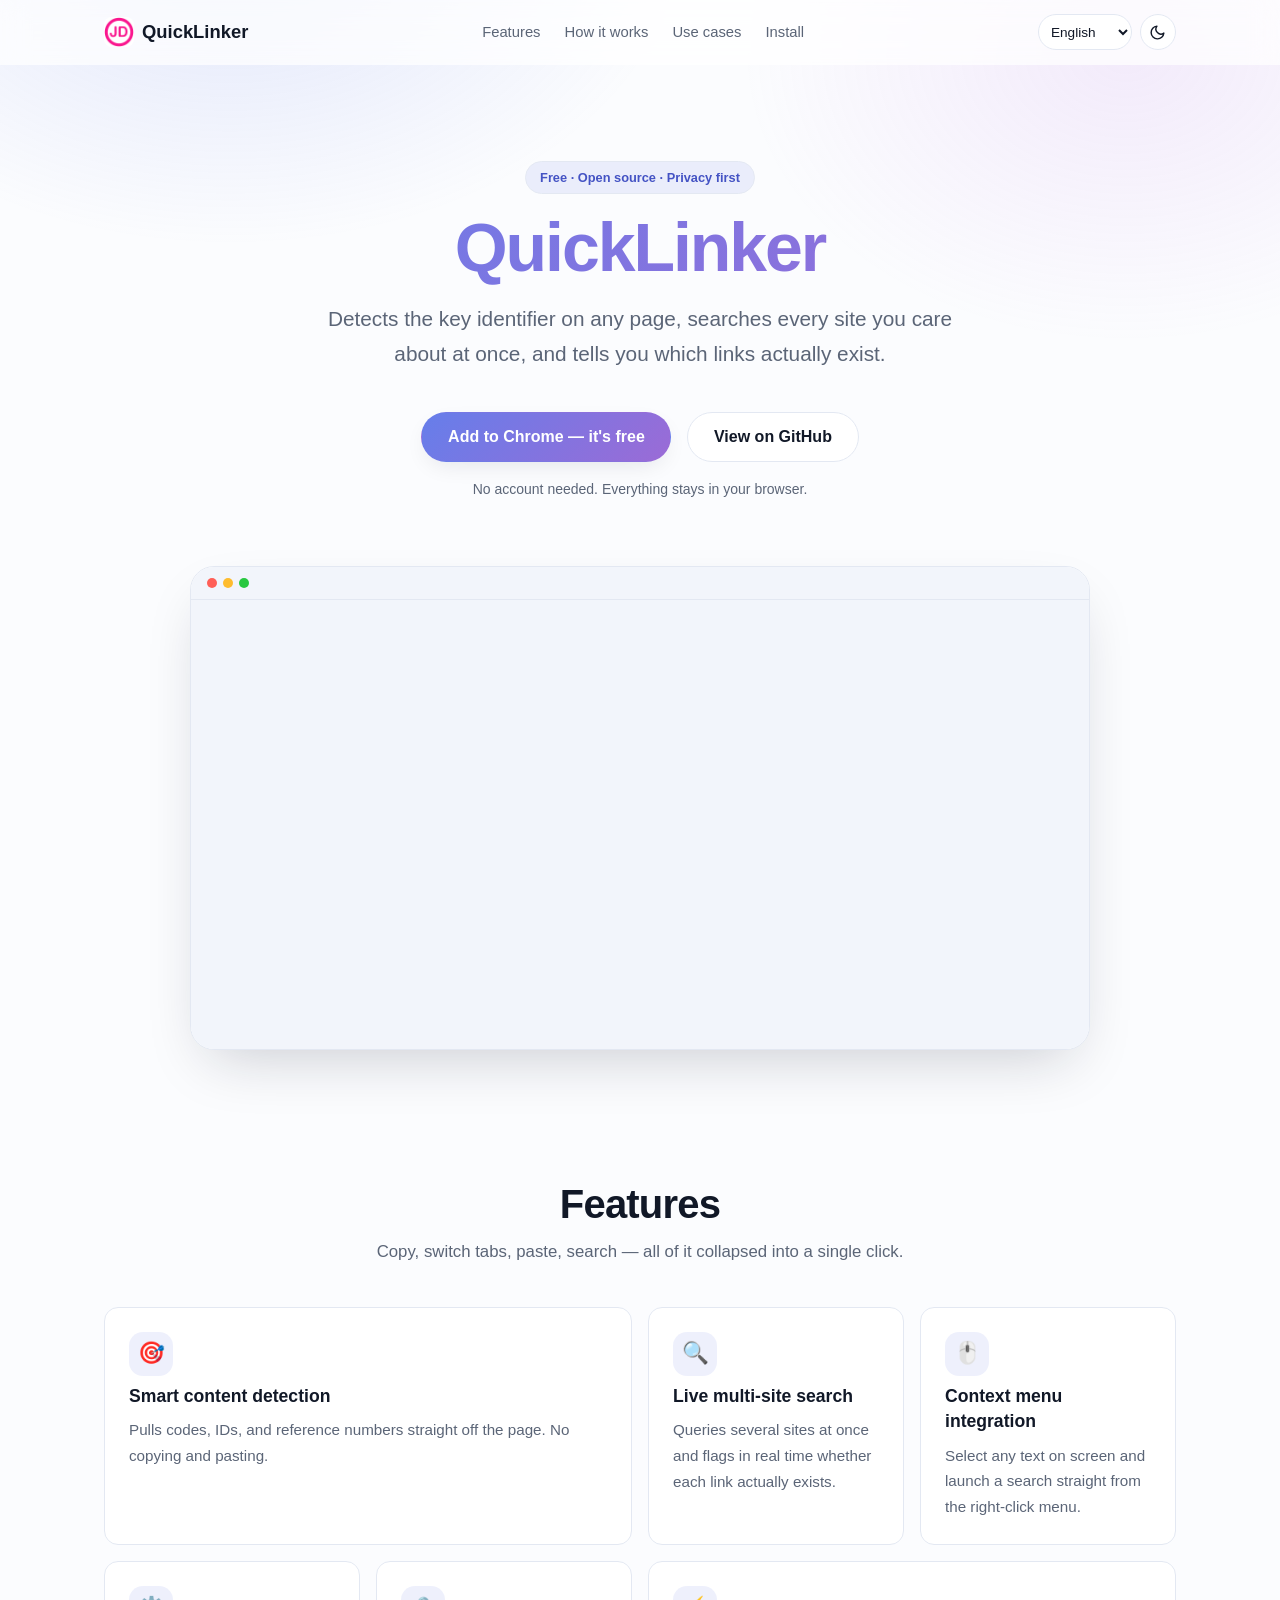
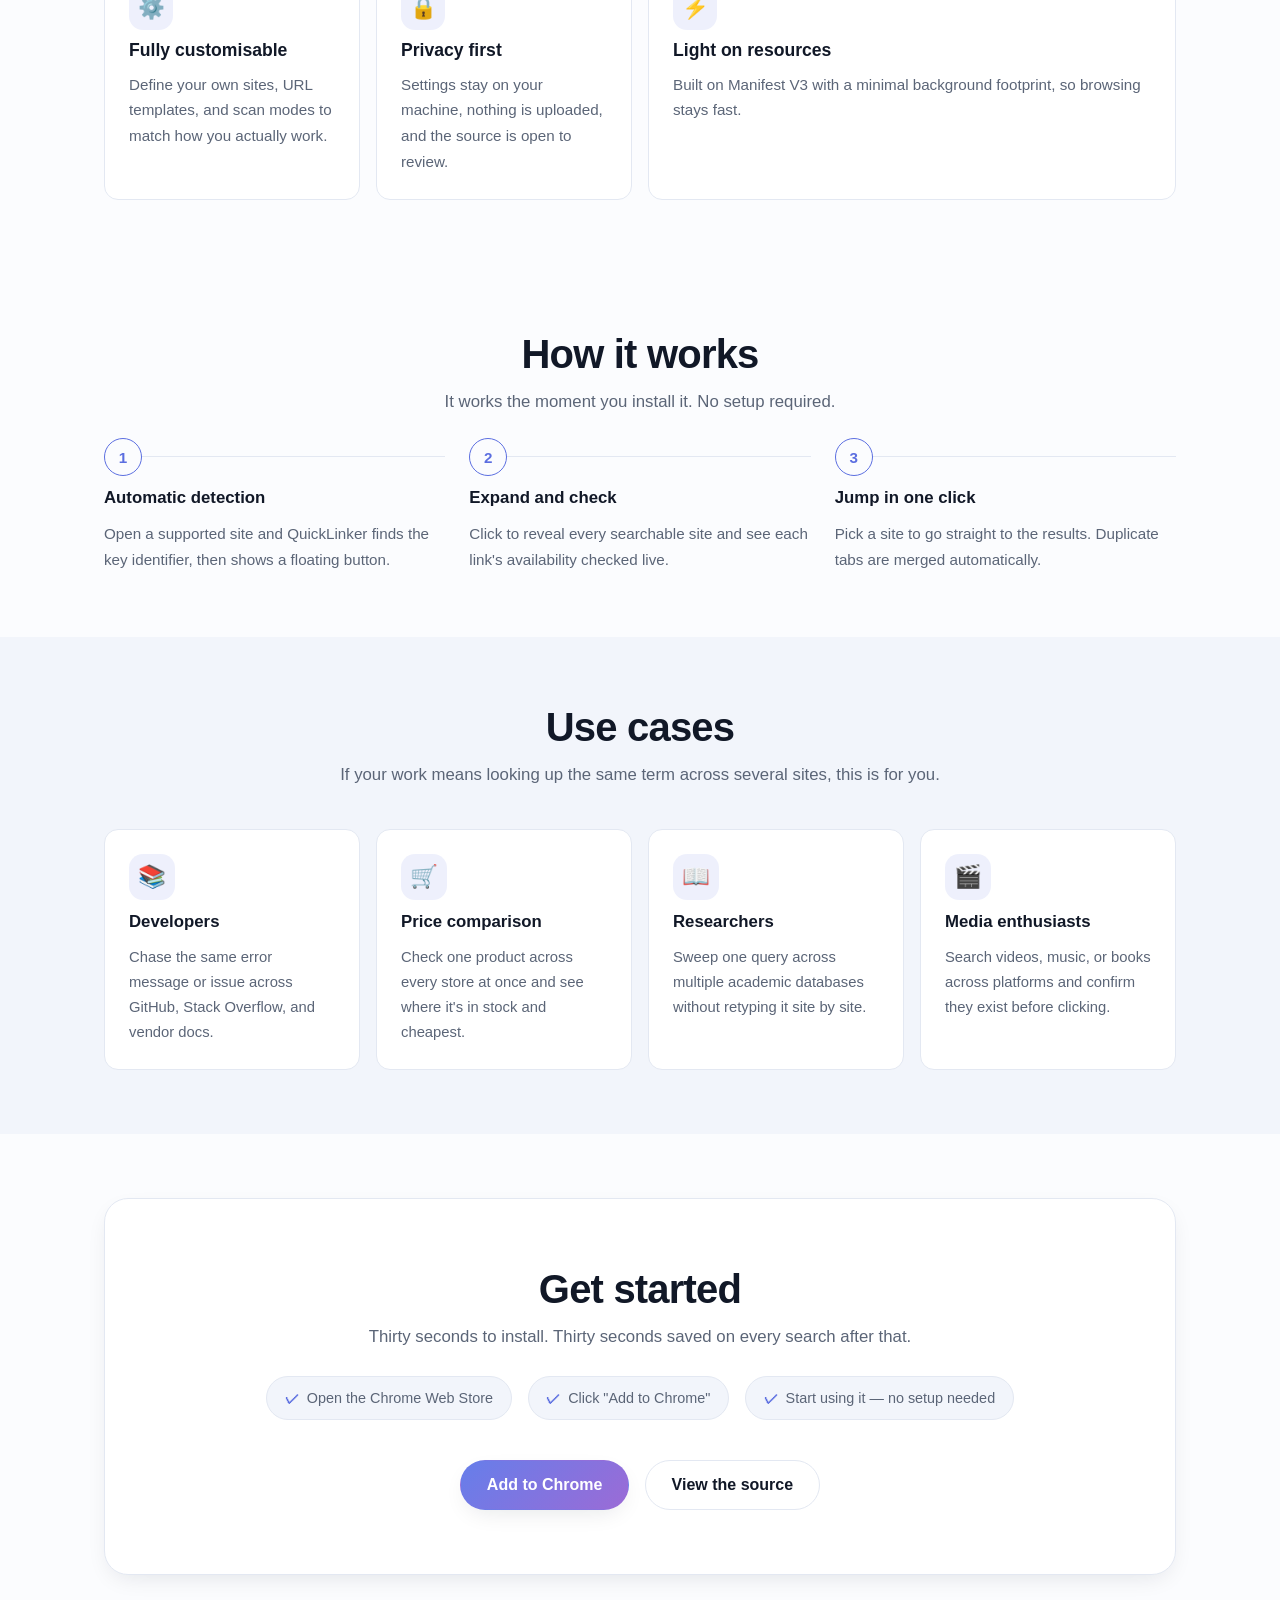
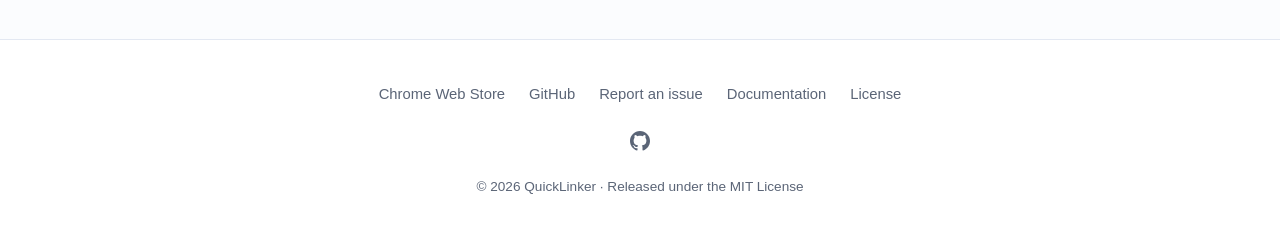
<file: docs/index.html>
<!DOCTYPE html>
<html lang="zh-TW">
<head>
  <meta charset="UTF-8">
  <meta name="viewport" content="width=device-width, initial-scale=1.0">

  <!--
    內文一律寫繁中原文並標 data-i18n。
    如此一來即使 i18n JSON 載入失敗（例如被人用 file:// 直接開啟，fetch 會被 CORS 擋），
    頁面仍是完整可讀的繁中版，而不是空白或裸露的 key 名。
  -->
  <title data-i18n="meta_title">QuickLinker — 智慧連結聚合工具</title>
  <meta name="description" data-i18n="meta_desc" data-i18n-attr="content"
        content="QuickLinker 是一款 Chrome 擴充功能，自動偵測網頁中的關鍵資訊，一鍵在多個網站同時搜尋並即時顯示連結可用性。">
  <meta name="keywords" content="Chrome Extension, Link Aggregator, Quick Search, Multi-Site Search, QuickLinker">

  <meta property="og:type" content="website">
  <meta property="og:title" data-i18n="meta_title" data-i18n-attr="content" content="QuickLinker — 智慧連結聚合工具">
  <meta property="og:description" data-i18n="meta_desc" data-i18n-attr="content"
        content="QuickLinker 是一款 Chrome 擴充功能，自動偵測網頁中的關鍵資訊，一鍵在多個網站同時搜尋並即時顯示連結可用性。">
  <meta property="og:image" content="icons/icon256.png">
  <meta name="theme-color" content="#fbfcfe">

  <link rel="icon" type="image/png" href="icons/icon64.png">
  <link rel="apple-touch-icon" href="icons/icon256.png">

  <!--
    唯一允許的 inline script：在 styles.css 之前套用主題，避免首屏閃白。
    值域封閉為 'light' | 'dark'，未設定即跟隨系統（不存 'auto'）。
  -->
  <script>
    (function () {
      var t = localStorage.getItem('ql-theme');
      if (t === 'dark' || t === 'light') {
        document.documentElement.setAttribute('data-theme', t);
      }
    })();
  </script>

  <link rel="stylesheet" href="styles.css">
</head>
<body>
  <div class="progress-bar" id="progressBar"></div>
  <div class="bg-glow" aria-hidden="true"></div>

  <!-- ============ Navbar ============ -->
  <header class="navbar" id="navbar">
    <div class="container">
      <a class="logo" href="#top">
        <img src="icons/icon64.png" alt="QuickLinker" width="30" height="30">
        <span>QuickLinker</span>
      </a>

      <nav>
        <ul class="nav-links">
          <li><a href="#features" data-i18n="nav_features">核心特色</a></li>
          <li><a href="#how-it-works" data-i18n="nav_how">使用方式</a></li>
          <li><a href="#use-cases" data-i18n="nav_cases">適用場景</a></li>
          <li><a href="#download" data-i18n="nav_download">立即安裝</a></li>
        </ul>
      </nav>

      <div class="nav-actions">
        <select class="lang-select" id="langSelect"
                data-i18n="lang_label" data-i18n-attr="aria-label" aria-label="選擇語言">
          <option value="zh-TW">繁體中文</option>
          <option value="en">English</option>
          <option value="ja">日本語</option>
          <option value="ko">한국어</option>
        </select>

        <button class="icon-btn" id="themeToggle" type="button"
                data-i18n="theme_toggle" data-i18n-attr="aria-label" aria-label="切換深淺主題">
          <svg class="icon-moon" viewBox="0 0 24 24" fill="none" stroke="currentColor"
               stroke-width="2" stroke-linecap="round" stroke-linejoin="round" aria-hidden="true">
            <path d="M21 12.79A9 9 0 1 1 11.21 3 7 7 0 0 0 21 12.79z"></path>
          </svg>
          <svg class="icon-sun" viewBox="0 0 24 24" fill="none" stroke="currentColor"
               stroke-width="2" stroke-linecap="round" stroke-linejoin="round" aria-hidden="true">
            <circle cx="12" cy="12" r="4"></circle>
            <path d="M12 2v2M12 20v2M4.93 4.93l1.41 1.41M17.66 17.66l1.41 1.41M2 12h2M20 12h2M6.34 17.66l-1.41 1.41M19.07 4.93l-1.41 1.41"></path>
          </svg>
        </button>
      </div>
    </div>
  </header>

  <main id="top">
    <!-- ============ Hero ============ -->
    <section class="hero">
      <div class="container">
        <span class="eyebrow" data-i18n="hero_badge">免費 · 開源 · 隱私優先</span>
        <h1>QuickLinker</h1>
        <p class="hero-tagline" data-i18n="hero_tagline">
          自動偵測網頁中的關鍵資訊，一鍵在多個網站同時搜尋，並即時告訴你哪些連結真的存在。
        </p>
        <div class="hero-buttons">
          <a class="btn btn-primary" id="heroInstall" href="#" target="_blank" rel="noopener"
             data-i18n="hero_cta_install">加到 Chrome — 免費安裝</a>
          <a class="btn btn-secondary" id="heroRepo" href="#" target="_blank" rel="noopener"
             data-i18n="hero_cta_github">在 GitHub 上查看</a>
        </div>
        <p class="hero-note" data-i18n="hero_note">不需註冊帳號，所有資料只存在你的瀏覽器裡。</p>

        <div class="demo-frame reveal">
          <div class="demo-bar" aria-hidden="true">
            <span class="demo-dot"></span>
            <span class="demo-dot"></span>
            <span class="demo-dot"></span>
          </div>
          <video src="demo.mp4" autoplay muted loop playsinline preload="metadata"
                 data-i18n="demo_aria" data-i18n-attr="aria-label"
                 aria-label="QuickLinker 功能演示影片"></video>
        </div>
      </div>
    </section>

    <!-- ============ Features ============ -->
    <section id="features">
      <div class="container">
        <div class="section-head reveal">
          <h2 class="section-title" data-i18n="feat_heading">核心特色</h2>
          <p class="section-subtitle" data-i18n="feat_sub">把「複製、切換分頁、貼上、搜尋」這串動作壓縮成一次點擊。</p>
        </div>

        <div class="bento">
          <article class="card card--wide reveal">
            <span class="card-icon" aria-hidden="true">🎯</span>
            <h3 data-i18n="feat_detect_title">智慧內容偵測</h3>
            <p data-i18n="feat_detect_desc">自動從網頁中提取編號、代碼、ID 等關鍵資訊，不用手動複製貼上。</p>
          </article>

          <article class="card reveal">
            <span class="card-icon" aria-hidden="true">🔍</span>
            <h3 data-i18n="feat_multi_title">即時多站搜尋</h3>
            <p data-i18n="feat_multi_desc">一次在多個網站同時查詢，並即時標示每個連結是否真的存在。</p>
          </article>

          <article class="card reveal">
            <span class="card-icon" aria-hidden="true">🖱️</span>
            <h3 data-i18n="feat_context_title">右鍵選單整合</h3>
            <p data-i18n="feat_context_desc">選取畫面上任何一段文字，直接從右鍵選單發動搜尋。</p>
          </article>

          <article class="card reveal">
            <span class="card-icon" aria-hidden="true">⚙️</span>
            <h3 data-i18n="feat_custom_title">高度可客製化</h3>
            <p data-i18n="feat_custom_desc">自訂搜尋網站、網址樣板與掃描模式，完全依你的工作流程調整。</p>
          </article>

          <article class="card reveal">
            <span class="card-icon" aria-hidden="true">🔒</span>
            <h3 data-i18n="feat_privacy_title">隱私優先</h3>
            <p data-i18n="feat_privacy_desc">所有設定只存在本機，不上傳任何資料，原始碼公開可審查。</p>
          </article>

          <article class="card card--wide reveal">
            <span class="card-icon" aria-hidden="true">⚡</span>
            <h3 data-i18n="feat_speed_title">輕量不卡頓</h3>
            <p data-i18n="feat_speed_desc">以 Manifest V3 打造，背景常駐資源極低，不拖慢瀏覽速度。</p>
          </article>
        </div>
      </div>
    </section>

    <!-- ============ How it works ============ -->
    <section id="how-it-works">
      <div class="container">
        <div class="section-head reveal">
          <h2 class="section-title" data-i18n="how_heading">使用方式</h2>
          <p class="section-subtitle" data-i18n="how_sub">安裝完就能用，不需要任何設定。</p>
        </div>

        <div class="steps">
          <div class="step reveal">
            <span class="step-num">1</span>
            <h3 data-i18n="step_1_title">自動偵測</h3>
            <p data-i18n="step_1_desc">開啟支援的網站時，QuickLinker 會自動抓出關鍵資訊並顯示浮動按鈕。</p>
          </div>
          <div class="step reveal">
            <span class="step-num">2</span>
            <h3 data-i18n="step_2_title">展開查看</h3>
            <p data-i18n="step_2_desc">點擊按鈕展開所有可搜尋的網站，並即時檢查每個連結的可用性。</p>
          </div>
          <div class="step reveal">
            <span class="step-num">3</span>
            <h3 data-i18n="step_3_title">一鍵跳轉</h3>
            <p data-i18n="step_3_desc">點任一網站即可直接前往搜尋結果，重複的分頁會自動去重。</p>
          </div>
        </div>
      </div>
    </section>

    <!-- ============ Use cases ============ -->
    <div class="use-cases-wrap">
      <section id="use-cases">
        <div class="container">
          <div class="section-head reveal">
            <h2 class="section-title" data-i18n="case_heading">適用場景</h2>
            <p class="section-subtitle" data-i18n="case_sub">只要你的工作需要在多個網站間反覆查同一個關鍵字，它就派得上用場。</p>
          </div>

          <div class="cases">
            <article class="case reveal">
              <span class="case-tile" aria-hidden="true">📚</span>
              <h3 data-i18n="case_dev_title">開發者</h3>
              <p data-i18n="case_dev_desc">在 GitHub、Stack Overflow 與各家文件之間，快速追同一則錯誤訊息或 Issue。</p>
            </article>
            <article class="case reveal">
              <span class="case-tile" aria-hidden="true">🛒</span>
              <h3 data-i18n="case_shop_title">電商比價</h3>
              <p data-i18n="case_shop_desc">同一件商品在多個購物網站同時查，一眼看出哪裡有貨、哪裡最便宜。</p>
            </article>
            <article class="case reveal">
              <span class="case-tile" aria-hidden="true">📖</span>
              <h3 data-i18n="case_research_title">研究人員</h3>
              <p data-i18n="case_research_desc">用同一組關鍵字橫掃多個學術資料庫與論文網站，不必逐站重打。</p>
            </article>
            <article class="case reveal">
              <span class="case-tile" aria-hidden="true">🎬</span>
              <h3 data-i18n="case_media_title">內容愛好者</h3>
              <p data-i18n="case_media_desc">在各個平台之間搜尋影片、音樂或書籍，先確認有沒有再點進去。</p>
            </article>
          </div>
        </div>
      </section>
    </div>

    <!-- ============ CTA ============ -->
    <section id="download" class="cta">
      <div class="container">
        <div class="cta-box reveal">
          <h2 class="section-title" data-i18n="cta_heading">立即開始使用</h2>
          <p class="section-subtitle" data-i18n="cta_sub">三十秒完成安裝，之後每次搜尋都省下三十秒。</p>

          <ul class="checklist">
            <li data-i18n="cta_check_1">前往 Chrome 線上應用程式商店</li>
            <li data-i18n="cta_check_2">點擊「加到 Chrome」</li>
            <li data-i18n="cta_check_3">開始使用，不需任何設定</li>
          </ul>

          <div class="hero-buttons">
            <a class="btn btn-primary" id="ctaInstall" href="#" target="_blank" rel="noopener"
               data-i18n="cta_install">加到 Chrome</a>
            <a class="btn btn-secondary" id="ctaRepo" href="#" target="_blank" rel="noopener"
               data-i18n="cta_source">查看原始碼</a>
          </div>
        </div>
      </div>
    </section>
  </main>

  <!-- ============ Footer ============ -->
  <footer class="site-footer">
    <div class="container">
      <ul class="footer-links">
        <li><a id="footerStore" href="#" target="_blank" rel="noopener" data-i18n="footer_store">Chrome 商店</a></li>
        <li><a id="footerRepo" href="#" target="_blank" rel="noopener" data-i18n="footer_github">GitHub</a></li>
        <li><a href="https://github.com/avthing/QuickLinker/issues" target="_blank" rel="noopener" data-i18n="footer_issues">回報問題</a></li>
        <li><a href="https://github.com/avthing/QuickLinker/blob/main/README.md" target="_blank" rel="noopener" data-i18n="footer_docs">使用文件</a></li>
        <li><a href="https://github.com/avthing/QuickLinker/blob/main/LICENSE" target="_blank" rel="noopener" data-i18n="footer_license">授權條款</a></li>
      </ul>

      <a class="footer-social" id="footerSocial" href="#" target="_blank" rel="noopener" aria-label="GitHub">
        <svg width="20" height="20" fill="currentColor" viewBox="0 0 24 24" aria-hidden="true">
          <path d="M12 0c-6.626 0-12 5.373-12 12 0 5.302 3.438 9.8 8.207 11.387.599.111.793-.261.793-.577v-2.234c-3.338.726-4.033-1.416-4.033-1.416-.546-1.387-1.333-1.756-1.333-1.756-1.089-.745.083-.729.083-.729 1.205.084 1.839 1.237 1.839 1.237 1.07 1.834 2.807 1.304 3.492.997.107-.775.418-1.305.762-1.604-2.665-.305-5.467-1.334-5.467-5.931 0-1.311.469-2.381 1.236-3.221-.124-.303-.535-1.524.117-3.176 0 0 1.008-.322 3.301 1.23.957-.266 1.983-.399 3.003-.404 1.02.005 2.047.138 3.006.404 2.291-1.552 3.297-1.23 3.297-1.23.653 1.653.242 2.874.118 3.176.77.84 1.235 1.911 1.235 3.221 0 4.609-2.807 5.624-5.479 5.921.43.372.823 1.102.823 2.222v3.293c0 .319.192.694.801.576 4.765-1.589 8.199-6.086 8.199-11.386 0-6.627-5.373-12-12-12z"/>
        </svg>
      </a>

      <p class="footer-copy">
        &copy; <span id="year">2025</span>
        <span data-i18n="footer_copy">QuickLinker · 以 MIT 授權釋出</span>
      </p>
    </div>
  </footer>

  <script src="main.js"></script>
</body>
</html>
</file>
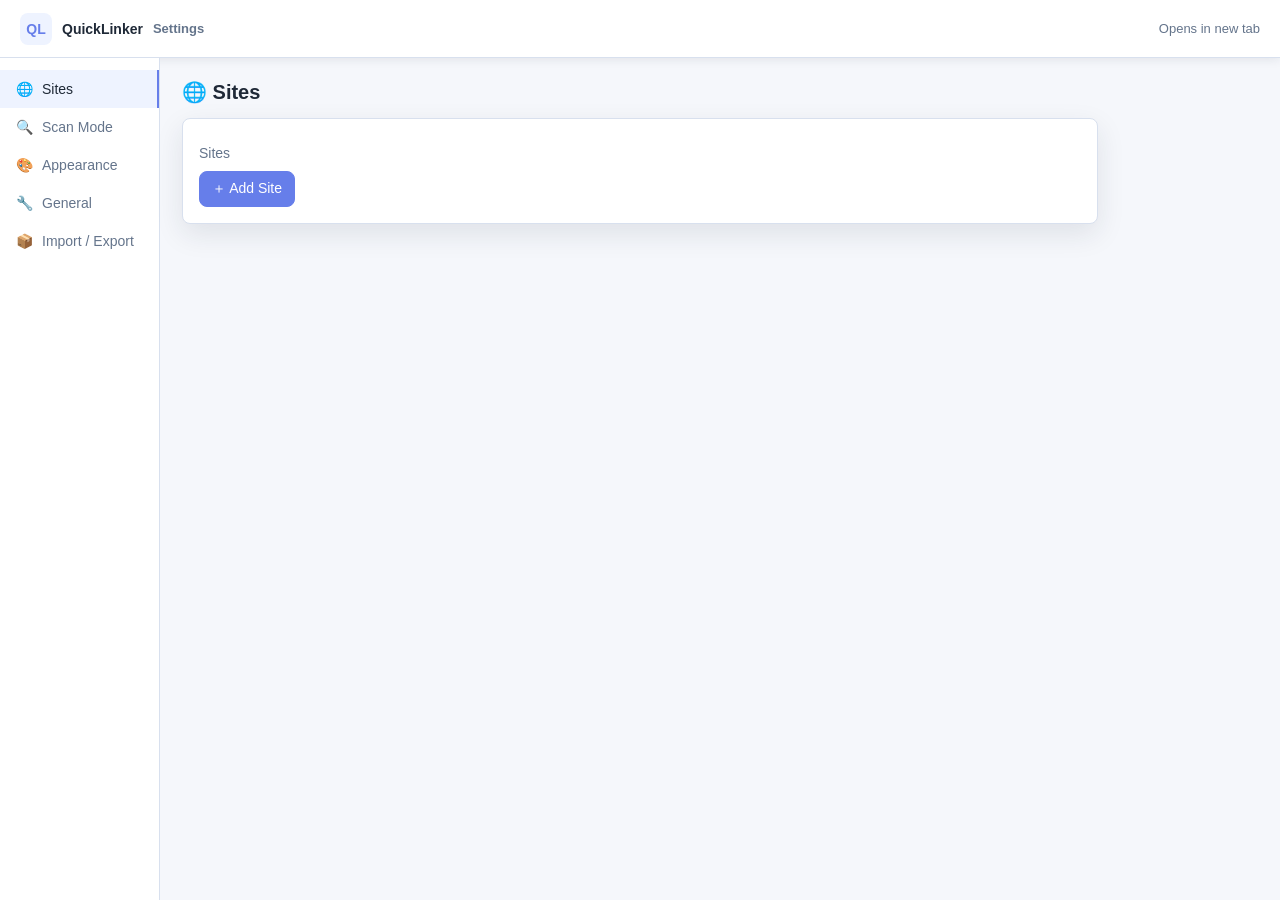
<file: src/options/options.html>
<!DOCTYPE html>
<html lang="zh-TW" class="theme-light">
<head>
  <meta charset="UTF-8">
  <meta name="viewport" content="width=device-width, initial-scale=1.0">
  <title>QuickLinker Options</title>
  <style>
    * { box-sizing: border-box; }
    html.theme-dark {
      --bg: #1a1a2e;
      --nav: #16213e;
      --surface: #16213e;
      --surface-2: #0f3460;
      --text: #f4f7fb;
      --muted: #b7c4d8;
      --border: rgba(255,255,255,0.12);
      --accent: #6c8cff;
      --danger: #ff6b6b;
      --shadow: rgba(0,0,0,0.32);
    }
    html.theme-light {
      --bg: #f5f7fb;
      --nav: #ffffff;
      --surface: #ffffff;
      --surface-2: #eef3ff;
      --text: #1f2937;
      --muted: #64748b;
      --border: #d8e0ee;
      --accent: #667eea;
      --danger: #dc2626;
      --shadow: rgba(30,41,59,0.1);
    }
    body {
      margin: 0;
      min-width: 760px;
      min-height: 100vh;
      background: var(--bg);
      color: var(--text);
      font-family: -apple-system, BlinkMacSystemFont, "Segoe UI", Roboto, Arial, sans-serif;
      font-size: 14px;
    }
    button, input { font: inherit; }
    .opt-header {
      height: 58px;
      display: flex;
      align-items: center;
      justify-content: space-between;
      padding: 0 20px;
      background: var(--surface);
      border-bottom: 1px solid var(--border);
      box-shadow: 0 1px 10px var(--shadow);
    }
    .brand { display: flex; align-items: center; gap: 10px; font-weight: 800; }
    .brand-mark {
      width: 32px;
      height: 32px;
      display: grid;
      place-items: center;
      border-radius: 8px;
      background: var(--surface-2);
      color: var(--accent);
    }
    .header-sub { color: var(--muted); font-size: 13px; }
    .opt-layout { display: flex; min-height: calc(100vh - 58px); }
    .opt-nav {
      width: 160px;
      flex: 0 0 160px;
      padding: 12px 0;
      background: var(--nav);
      border-right: 1px solid var(--border);
    }
    .opt-nav-item {
      width: 100%;
      display: flex;
      align-items: center;
      gap: 9px;
      padding: 11px 16px;
      border: 0;
      border-right: 2px solid transparent;
      background: transparent;
      color: var(--muted);
      cursor: pointer;
      text-align: left;
    }
    .opt-nav-item:hover, .opt-nav-item.active {
      background: var(--surface-2);
      color: var(--text);
      border-right-color: var(--accent);
    }
    .opt-content {
      flex: 1;
      padding: 22px;
      max-width: 960px;
    }
    .opt-page { display: none; }
    #page-sites { display: block; }
    .section-head {
      margin: 0 0 14px;
      font-size: 20px;
      font-weight: 800;
    }
    .panel {
      background: var(--surface);
      border: 1px solid var(--border);
      border-radius: 8px;
      padding: 16px;
      box-shadow: 0 10px 28px var(--shadow);
      margin-bottom: 14px;
    }
    .muted { color: var(--muted); font-size: 13px; }
    .site-card {
      border: 1px solid var(--border);
      border-radius: 8px;
      padding: 14px;
      margin-bottom: 10px;
      background: var(--surface-2);
    }
    .site-card-head { display: flex; justify-content: space-between; gap: 16px; }
    .site-card h3 { margin: 0 0 6px; font-size: 16px; }
    .site-card p {
      margin: 0;
      max-width: 620px;
      color: var(--muted);
      overflow: hidden;
      text-overflow: ellipsis;
      white-space: nowrap;
    }
    .version-chips { display: flex; flex-wrap: wrap; gap: 6px; margin-top: 10px; }
    .version-chips span {
      padding: 4px 8px;
      border-radius: 999px;
      background: var(--surface);
      border: 1px solid var(--border);
      color: var(--muted);
      font-size: 12px;
    }
    .button-row, .segmented { display: flex; flex-wrap: wrap; gap: 10px; }
    .primary-btn, .secondary-btn, .danger-btn, .choice-btn {
      min-height: 36px;
      border-radius: 8px;
      border: 1px solid var(--border);
      background: var(--surface-2);
      color: var(--text);
      padding: 8px 12px;
      cursor: pointer;
    }
    .primary-btn, .choice-btn.active, .scan-card.selected {
      background: var(--accent);
      border-color: var(--accent);
      color: #fff;
    }
    .danger-btn { color: var(--danger); }
    .danger-panel { border-color: var(--danger); }
    .form-grid { display: grid; gap: 10px; margin-top: 12px; max-width: 620px; }
    input[type="text"] {
      width: 100%;
      min-height: 38px;
      padding: 8px 10px;
      border: 1px solid var(--border);
      border-radius: 8px;
      background: var(--surface);
      color: var(--text);
    }
    .inline-error, #ioFeedback.error { color: var(--danger); }
    #ioFeedback { margin-top: 10px; color: var(--accent); }
    .scan-grid { display: grid; grid-template-columns: repeat(2, minmax(0, 1fr)); gap: 12px; }
    .scan-card {
      min-height: 112px;
      padding: 16px;
      border: 1px solid var(--border);
      border-radius: 8px;
      background: var(--surface-2);
      color: var(--text);
      cursor: pointer;
      text-align: left;
    }
    .scan-title, .setting-label { font-weight: 800; margin-bottom: 6px; }
    .scan-desc, .setting-desc { color: var(--muted); font-size: 13px; line-height: 1.5; }
    .setting-row {
      display: flex;
      justify-content: space-between;
      align-items: center;
      gap: 16px;
      padding: 12px 0;
      border-bottom: 1px solid var(--border);
    }
    .setting-row:last-child { border-bottom: 0; }
    .switch { position: relative; width: 42px; height: 24px; flex: 0 0 auto; }
    .switch input { opacity: 0; width: 0; height: 0; }
    .switch span {
      position: absolute;
      inset: 0;
      border-radius: 999px;
      background: var(--border);
      cursor: pointer;
      transition: background 0.2s;
    }
    .switch span::before {
      content: "";
      position: absolute;
      width: 18px;
      height: 18px;
      left: 3px;
      top: 3px;
      border-radius: 50%;
      background: #fff;
      transition: transform 0.2s;
    }
    .switch input:checked + span { background: var(--accent); }
    .switch input:checked + span::before { transform: translateX(18px); }
    .empty-state { color: var(--muted); padding: 10px 0; }
    input[type="file"] { display: none; }
  </style>
</head>
<body>
  <header class="opt-header">
    <div class="brand">
      <span class="brand-mark">QL</span>
      <span>QuickLinker</span>
      <span class="header-sub" data-i18n="options_title"></span>
    </div>
    <span class="header-sub" data-i18n="new_tab"></span>
  </header>

  <div class="opt-layout">
    <nav class="opt-nav">
      <button type="button" class="opt-nav-item active" data-page="sites">🌐 <span data-i18n="nav_sites"></span></button>
      <button type="button" class="opt-nav-item" data-page="scan">🔍 <span data-i18n="nav_scan"></span></button>
      <button type="button" class="opt-nav-item" data-page="appearance">🎨 <span data-i18n="nav_appearance"></span></button>
      <button type="button" class="opt-nav-item" data-page="general">🔧 <span data-i18n="nav_general"></span></button>
      <button type="button" class="opt-nav-item" data-page="io">📦 <span data-i18n="nav_io"></span></button>
    </nav>

    <main class="opt-content">
      <section id="page-sites" class="opt-page">
        <h1 class="section-head">🌐 <span data-i18n="nav_sites"></span></h1>
        <div class="panel">
          <div id="sitesList"></div>
          <button id="addSiteBtn" type="button" class="primary-btn">＋ <span data-i18n="add_site"></span></button>
          <div id="addSiteForm" hidden>
            <form id="newSiteForm" class="form-grid">
              <input id="newSiteName" type="text" data-i18n-placeholder="site_name_placeholder" required>
              <input id="newSiteBaseUrl" type="text" data-i18n-placeholder="base_url_placeholder" required>
              <div id="siteTokenHelp" class="setting-desc" data-i18n="url_token_help"></div>
              <div id="siteFormError" class="inline-error"></div>
              <div class="button-row">
                <button type="submit" class="primary-btn" data-i18n="add_site"></button>
              </div>
            </form>
          </div>
        </div>
      </section>

      <section id="page-scan" class="opt-page">
        <h1 class="section-head">🔍 <span data-i18n="nav_scan"></span></h1>
        <div class="scan-grid">
          <button type="button" class="scan-card" data-scan-mode="bestMatch">
            <div class="scan-title" data-i18n="scan_best"></div>
            <div class="scan-desc" data-i18n="scan_best_desc"></div>
          </button>
          <button type="button" class="scan-card" data-scan-mode="fullScan">
            <div class="scan-title" data-i18n="scan_full"></div>
            <div class="scan-desc" data-i18n="scan_full_desc"></div>
          </button>
        </div>
      </section>

      <section id="page-appearance" class="opt-page">
        <h1 class="section-head">🎨 <span data-i18n="nav_appearance"></span></h1>
        <div class="panel">
          <div class="setting-label" data-i18n="theme_label"></div>
          <div class="setting-desc" data-i18n="theme_desc"></div>
          <div class="segmented" style="margin-top:12px;">
            <button type="button" class="choice-btn" data-theme-mode="auto" data-i18n="theme_auto"></button>
            <button type="button" class="choice-btn" data-theme-mode="dark" data-i18n="theme_dark"></button>
            <button type="button" class="choice-btn" data-theme-mode="light" data-i18n="theme_light"></button>
          </div>
        </div>
        <div class="panel">
          <div class="setting-label" data-i18n="lang_label"></div>
          <div class="setting-desc" data-i18n="lang_desc"></div>
          <div class="segmented" style="margin-top:12px;">
            <button type="button" class="choice-btn" data-lang-mode="auto">🌐 <span data-i18n="lang_auto"></span></button>
            <button type="button" class="choice-btn" data-lang-mode="zh-TW">繁體中文</button>
            <button type="button" class="choice-btn" data-lang-mode="zh-CN">简体中文</button>
            <button type="button" class="choice-btn" data-lang-mode="en">English</button>
            <button type="button" class="choice-btn" data-lang-mode="ja">日本語</button>
            <button type="button" class="choice-btn" data-lang-mode="ko">한국어</button>
          </div>
        </div>
      </section>

      <section id="page-general" class="opt-page">
        <h1 class="section-head">🔧 <span data-i18n="nav_general"></span></h1>
        <div class="panel">
          <div class="setting-row">
            <div>
              <div class="setting-label" data-i18n="close_tab"></div>
              <div class="setting-desc" data-i18n="close_tab_desc"></div>
            </div>
            <label class="switch"><input id="closeOriginalTab" type="checkbox"><span></span></label>
          </div>
          <div class="setting-row">
            <div>
              <div class="setting-label" data-i18n="exclude_current_site_label"></div>
              <div class="setting-desc" data-i18n="exclude_current_site_desc"></div>
            </div>
            <label class="switch"><input id="excludeCurrentSite" type="checkbox"><span></span></label>
          </div>
          <div class="setting-row">
            <div>
              <div class="setting-label" data-i18n="float_btn"></div>
              <div class="setting-desc" data-i18n="float_btn_desc"></div>
            </div>
            <label class="switch"><input id="showFloatingButton" type="checkbox"><span></span></label>
          </div>
          <div class="setting-row">
            <div>
              <div class="setting-label" data-i18n="update_notify"></div>
              <div class="setting-desc" data-i18n="update_notify_desc"></div>
            </div>
            <label class="switch"><input id="showUpdateNotification" type="checkbox"><span></span></label>
          </div>
          <div class="setting-row">
            <div>
              <div class="setting-label" data-i18n="enable_cache_label">啟用搜尋快取</div>
              <div class="setting-desc" data-i18n="enable_cache_desc">快取 HEAD 請求結果 30 分鐘，加速重複搜尋；關閉後每次重新發送請求</div>
            </div>
            <label class="switch"><input id="enableCache" type="checkbox"><span></span></label>
          </div>
        </div>
        <div class="panel" style="margin-top:16px;">
          <div class="setting-label" data-i18n="dev_section"></div>
          <div class="setting-desc" data-i18n="dev_section_desc"></div>
          <div class="setting-row" style="margin-top:12px;">
            <div>
              <div class="setting-label" data-i18n="dev_mode"></div>
              <div class="setting-desc" data-i18n="dev_mode_desc"></div>
            </div>
            <label class="switch"><input id="devMode" type="checkbox"><span></span></label>
          </div>
        </div>
      </section>

      <section id="page-io" class="opt-page">
        <h1 class="section-head">📦 <span data-i18n="nav_io"></span></h1>
        <div class="panel">
          <p class="muted" data-i18n="io_desc"></p>
          <div class="button-row">
            <button id="exportBtn" type="button" class="secondary-btn">⬇ <span data-i18n="export"></span></button>
            <button id="importBtn" type="button" class="secondary-btn">⬆ <span data-i18n="import"></span></button>
            <input id="importFile" type="file" accept="application/json,.json">
          </div>
          <div id="ioFeedback"></div>
        </div>
        <div class="panel danger-panel">
          <div class="setting-label" data-i18n="danger"></div>
          <div class="setting-desc" data-i18n="danger_desc"></div>
          <button id="clearAllBtn" type="button" class="danger-btn" style="margin-top:12px;">🗑 <span data-i18n="clear_all"></span></button>
        </div>
      </section>
    </main>
  </div>

  <script src="options.js"></script>
</body>
</html>
</file>
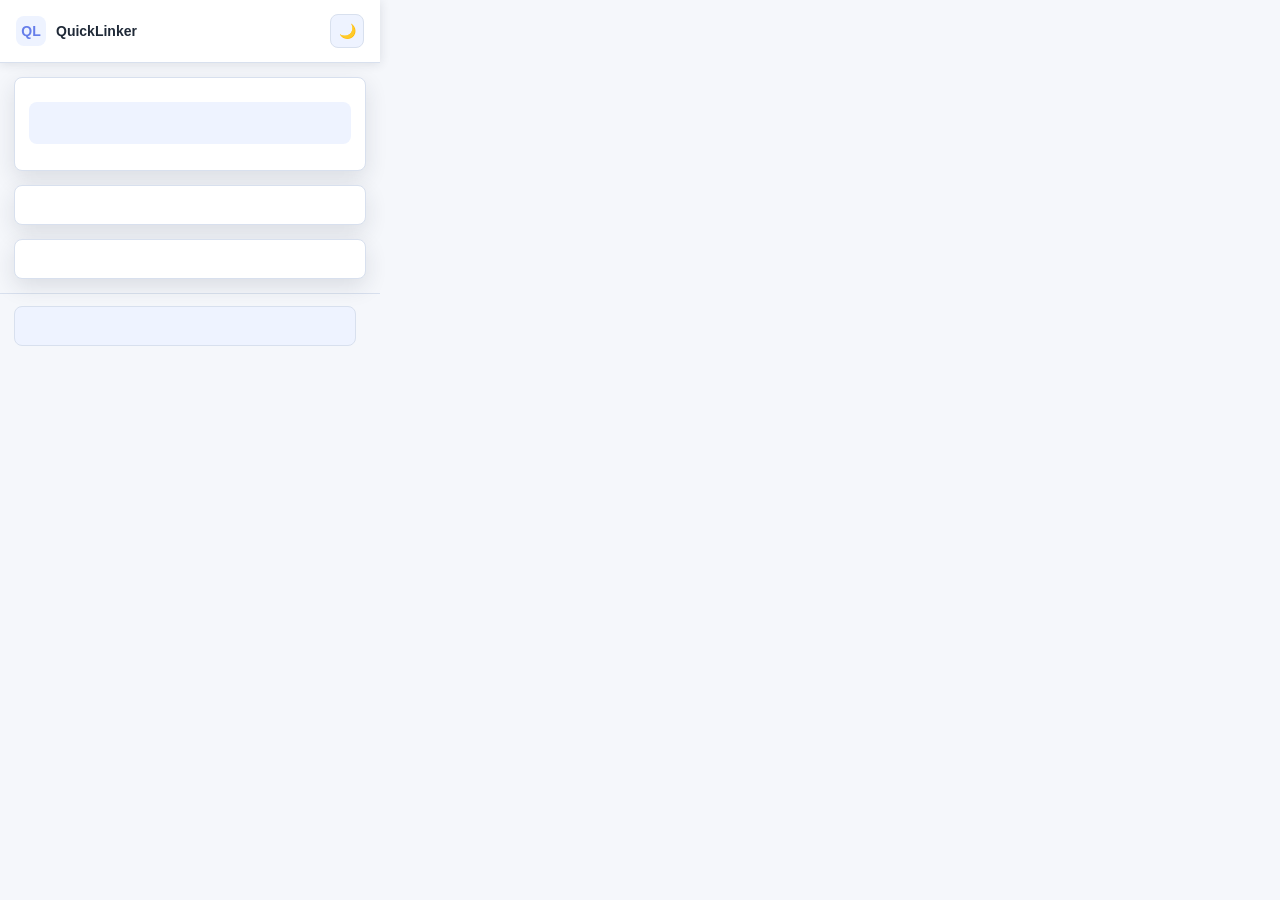
<file: src/popup/popup.html>
<!DOCTYPE html>
<html lang="zh-TW" class="theme-light">
<head>
  <meta charset="UTF-8">
  <meta name="viewport" content="width=device-width, initial-scale=1.0">
  <title>QuickLinker</title>
  <style>
    * { box-sizing: border-box; }
    html.theme-dark {
      --bg: #1a1a2e;
      --surface: #16213e;
      --surface-2: #0f3460;
      --text: #f4f7fb;
      --muted: #b7c4d8;
      --border: rgba(255,255,255,0.12);
      --accent: #6c8cff;
      --accent-strong: #8ea4ff;
      --danger: #ff6b6b;
      --shadow: rgba(0,0,0,0.35);
    }
    html.theme-light {
      --bg: #f5f7fb;
      --surface: #ffffff;
      --surface-2: #eef3ff;
      --text: #1f2937;
      --muted: #64748b;
      --border: #d8e0ee;
      --accent: #667eea;
      --accent-strong: #5167d5;
      --danger: #dc2626;
      --shadow: rgba(30,41,59,0.12);
    }
    body {
      width: 380px;
      min-height: 560px;
      max-height: 600px;
      margin: 0;
      overflow-y: auto;
      background: var(--bg);
      color: var(--text);
      font-family: -apple-system, BlinkMacSystemFont, "Segoe UI", Roboto, Arial, sans-serif;
      font-size: 14px;
    }
    button { font: inherit; }
    .popup-shell { position: relative; min-height: 560px; }
    .popup-header {
      position: sticky;
      top: 0;
      z-index: 20;
      display: flex;
      align-items: center;
      justify-content: space-between;
      padding: 14px 16px;
      background: var(--surface);
      border-bottom: 1px solid var(--border);
      box-shadow: 0 1px 10px var(--shadow);
    }
    .logo { display: flex; align-items: center; gap: 10px; font-weight: 700; }
    .logo-mark {
      width: 30px;
      height: 30px;
      display: grid;
      place-items: center;
      border-radius: 8px;
      background: var(--surface-2);
      color: var(--accent);
    }
    #themeToggle {
      width: 34px;
      height: 34px;
      border: 1px solid var(--border);
      border-radius: 8px;
      background: var(--surface-2);
      color: var(--text);
      cursor: pointer;
    }
    .popup-body { padding: 14px; display: grid; gap: 14px; }
    .section {
      background: var(--surface);
      border: 1px solid var(--border);
      border-radius: 8px;
      padding: 14px;
      box-shadow: 0 8px 22px var(--shadow);
    }
    .section-title {
      margin: 0 0 10px;
      font-size: 13px;
      font-weight: 700;
      color: var(--muted);
      text-transform: uppercase;
    }
    #detectedCode {
      min-height: 42px;
      display: flex;
      align-items: center;
      margin-bottom: 12px;
      padding: 10px 12px;
      border-radius: 8px;
      background: var(--surface-2);
      color: var(--text);
      font-size: 22px;
      font-weight: 800;
      word-break: break-word;
    }
    #optionsBtn, #ageConfirmBtn, #updateConfirmBtn {
      width: 100%;
      min-height: 40px;
      border: 0;
      border-radius: 8px;
      background: var(--accent);
      color: #fff;
      font-weight: 700;
      cursor: pointer;
    }

    .site-toggle-row, .recent-row {
      display: flex;
      align-items: center;
      justify-content: space-between;
      gap: 12px;
      width: 100%;
      padding: 10px 0;
      border-bottom: 1px solid var(--border);
      background: transparent;
      color: var(--text);
      text-align: left;
    }
    .site-toggle-row:last-child, .recent-row:last-child { border-bottom: 0; }
    .site-toggle-meta { min-width: 0; }
    .site-toggle-name { font-weight: 700; }
    .site-toggle-url {
      max-width: 250px;
      overflow: hidden;
      text-overflow: ellipsis;
      white-space: nowrap;
      color: var(--muted);
      font-size: 12px;
    }
    .switch { position: relative; width: 42px; height: 24px; flex: 0 0 auto; }
    .switch input { opacity: 0; width: 0; height: 0; }
    .switch span {
      position: absolute;
      inset: 0;
      border-radius: 999px;
      background: var(--border);
      cursor: pointer;
      transition: background 0.2s;
    }
    .switch span::before {
      content: "";
      position: absolute;
      width: 18px;
      height: 18px;
      left: 3px;
      top: 3px;
      border-radius: 50%;
      background: #fff;
      transition: transform 0.2s;
    }
    .switch input:checked + span { background: var(--accent); }
    .switch input:checked + span::before { transform: translateX(18px); }
    .recent-row {
      border: 0;
      border-bottom: 1px solid var(--border);
      cursor: pointer;
    }
    .recent-row span { font-weight: 700; }
    .recent-row small { color: var(--muted); white-space: nowrap; }
    .empty-state { color: var(--muted); padding: 8px 0; }
    .popup-footer {
      display: flex;
      align-items: center;
      gap: 10px;
      padding: 12px 14px 16px;
      border-top: 1px solid var(--border);
    }
    #optionsBtn { flex: 1; background: var(--surface-2); color: var(--text); border: 1px solid var(--border); }
    #versionText { color: var(--muted); font-size: 12px; }
    #ageGate, #updateNotice {
      position: absolute;
      inset: 0;
      z-index: 200;
      display: flex;
      align-items: center;
      justify-content: center;
      padding: 18px;
      opacity: 1;
      transition: opacity 300ms ease;
    }
    #updateNotice[hidden] { display: none; }
    .age-backdrop {
      position: absolute;
      inset: 0;
      background: rgba(0,0,0,0.36);
      backdrop-filter: blur(6px);
    }
    .age-card {
      position: relative;
      width: 100%;
      padding: 18px;
      border-radius: 8px;
      background: var(--surface);
      border: 1px solid var(--border);
      box-shadow: 0 20px 60px rgba(0,0,0,0.4);
    }
    .age-card h2 { margin: 0 0 10px; font-size: 20px; }
    .age-card p { color: var(--muted); line-height: 1.55; margin: 0 0 14px; }
    .update-card {
      display: flex;
      flex-direction: column;
      max-height: 100%;
    }
    .update-card h2,
    .update-card p,
    .update-card button { flex-shrink: 0; }
    .update-list {
      margin: 0 0 12px;
      padding-left: 18px;
      color: var(--text);
      line-height: 1.55;
      overflow-y: auto;
      min-height: 0;
    }
    .update-list li { margin: 7px 0; }
    .update-full-log {
      flex-shrink: 0;
      display: block;
      margin: 0 0 14px;
      color: var(--muted);
      font-size: 12px;
      text-decoration: none;
    }
    .update-full-log:hover { color: var(--text); text-decoration: underline; }
    .age-check {
      display: flex;
      align-items: flex-start;
      gap: 10px;
      margin: 10px 0;
      line-height: 1.45;
    }
    .age-check input { margin-top: 3px; accent-color: var(--accent); }
    #ageConfirmBtn {
      margin-top: 12px;
      opacity: 0.4;
      pointer-events: none;
    }
    #ageConfirmBtn.ready {
      opacity: 1;
      pointer-events: auto;
    }
    .age-note { display: block; margin-top: 10px; color: var(--muted); font-size: 12px; text-align: center; }
    .age-gate {
      position: fixed; inset: 0; z-index: 9999;
      display: flex; align-items: center; justify-content: center;
    }
    .age-gate-backdrop {
      position: absolute; inset: 0;
      background: rgba(0,0,0,0.6); backdrop-filter: blur(4px);
    }
    .age-gate-card {
      position: relative; z-index: 1;
      background: #16213e; border: 1px solid #0f3460;
      border-radius: 16px; padding: 28px 24px; width: 280px;
      text-align: center; box-shadow: 0 8px 32px rgba(0,0,0,0.5);
    }
    .age-icon { font-size: 36px; display: block; margin-bottom: 12px; }
    .age-title { font-size: 18px; font-weight: 700; color: #e0e0e0; margin-bottom: 8px; }
    .age-desc { font-size: 12px; line-height: 1.6; color: #8a9ab0; margin-bottom: 18px; }
    .age-checks { text-align: left; margin-bottom: 20px; display: flex; flex-direction: column; gap: 10px; }
    .age-check-row { display: flex; align-items: flex-start; gap: 8px; font-size: 12px; color: #c0cce0; cursor: pointer; }
    .age-check-row input[type=checkbox] { margin-top: 2px; flex-shrink: 0; accent-color: #667eea; }
    .age-confirm-btn {
      width: 100%; padding: 10px; border: none; border-radius: 8px; cursor: pointer;
      font-size: 14px; font-weight: 600; transition: all .2s;
      background: #2a3a5a; color: #5a7ab0; pointer-events: none;
    }
    .age-confirm-btn:not([disabled]) {
      background: linear-gradient(135deg, #4361ee, #3a0ca3);
      color: #fff; pointer-events: auto;
    }
    .age-confirm-btn:not([disabled]):hover { filter: brightness(1.15); transform: translateY(-1px); }
    .age-version-note { font-size: 10px; color: #3a4a6a; margin-top: 12px; }
  </style>
</head>
<body>
  <!-- Age Gate Overlay -->
  <div class="age-gate" id="ageGate" style="display:none">
    <div class="age-gate-backdrop"></div>
    <div class="age-gate-card">
      <span class="age-icon">🔞</span>
      <div class="age-title">年齡驗證</div>
      <div class="age-desc">本擴充功能涉及成人內容網站。<br>繼續使用前請確認以下事項。</div>
      <div class="age-checks">
        <label class="age-check-row">
          <input type="checkbox" id="ageCheck1">
          <span>我確認我已年滿 18 歲</span>
        </label>
        <label class="age-check-row">
          <input type="checkbox" id="ageCheck2">
          <span>我了解本工具的用途，且在我所在地區使用此類內容合法</span>
        </label>
      </div>
      <button class="age-confirm-btn" id="ageConfirmBtn" disabled>確認並繼續</button>
      <div class="age-version-note" id="ageVersionNote"></div>
    </div>
  </div>
  <div class="popup-shell">
    <div id="updateNotice" hidden>
      <div class="age-backdrop"></div>
      <div class="age-card update-card">
        <h2 data-i18n="update_title"></h2>
        <p id="updateVersionText"></p>
        <ul class="update-list">
          <li data-i18n="update_item_unavailable_hidden"></li>
          <li data-i18n="update_item_notification_gate"></li>
          <li data-i18n="update_item_default_sites"></li>
        </ul>
        <a class="update-full-log" href="https://github.com/avthing/QuickLinker#更新紀錄" target="_blank" rel="noopener" data-i18n="update_full_log"></a>
        <button id="updateConfirmBtn" type="button" data-i18n="update_confirm"></button>
      </div>
    </div>

    <header class="popup-header">
      <div class="logo">
        <span class="logo-mark">QL</span>
        <span>QuickLinker</span>
      </div>
      <button id="themeToggle" type="button" aria-label="Toggle theme">🌙</button>
    </header>

    <main class="popup-body">
      <section class="section detect-block">
        <h2 class="section-title" data-i18n="detected"></h2>
        <div id="detectedCode" data-i18n="no_code"></div>
      </section>

      <section class="section">
        <h2 class="section-title" data-i18n="sites"></h2>
        <div id="siteToggleList"></div>
      </section>

      <section id="recentSearchSection" class="section">
        <h2 class="section-title" data-i18n="recent"></h2>
        <div id="recentSearchList"></div>
      </section>
    </main>

    <footer class="popup-footer">
      <button id="optionsBtn" type="button" data-i18n="options"></button>
      <span id="versionText"></span>
    </footer>
  </div>

  <script src="popup.js"></script>
</body>
</html>
</file>
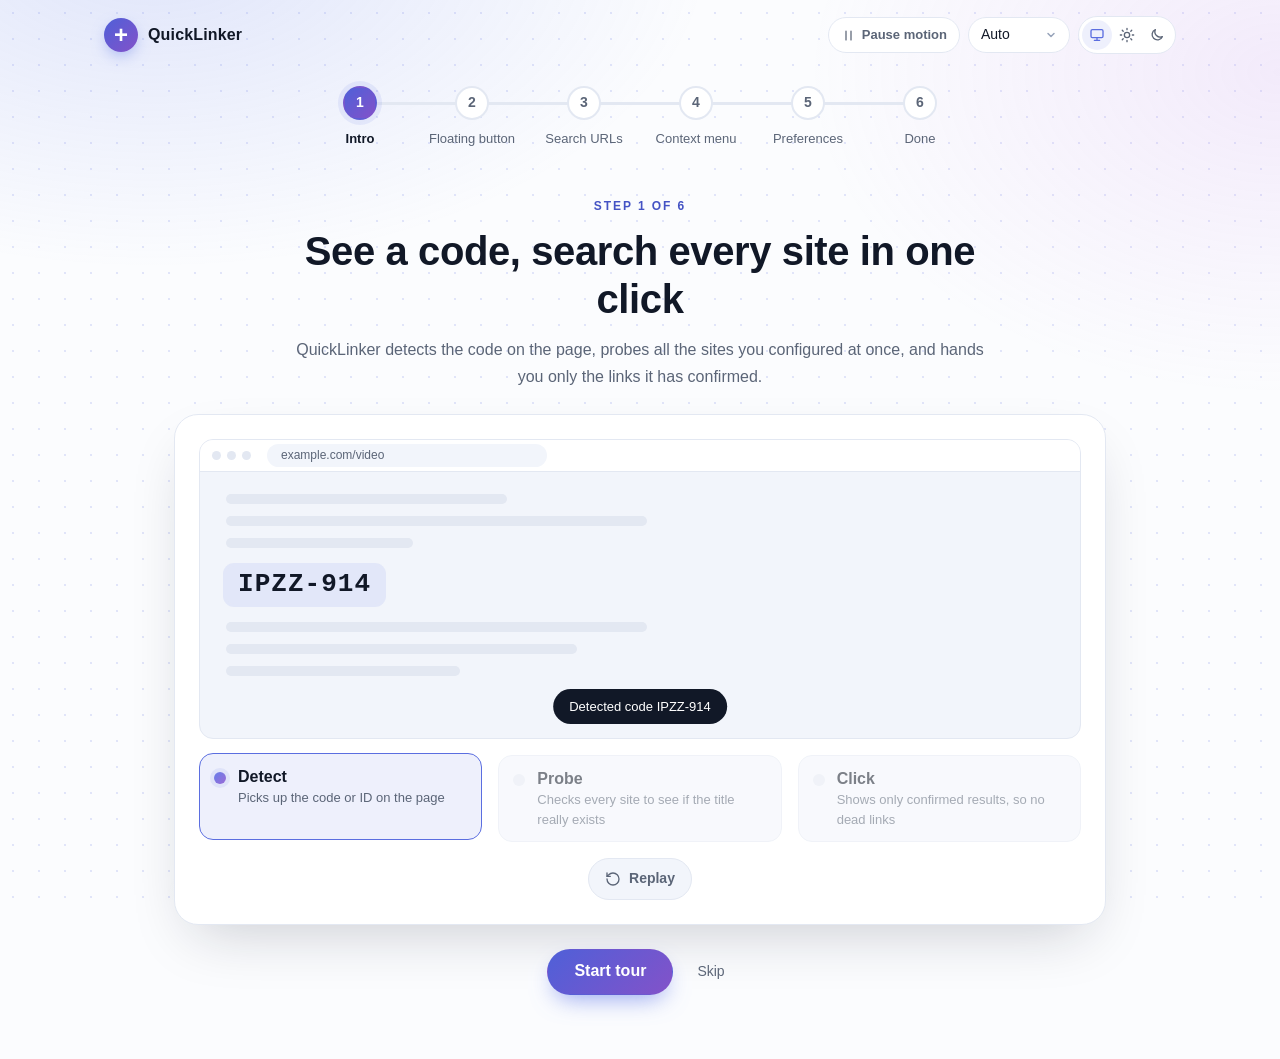
<file: src/welcome/welcome.html>
<!DOCTYPE html>
<html lang="zh-Hant">
<head>
    <meta charset="UTF-8">
    <meta name="viewport" content="width=device-width, initial-scale=1">
    <title>QuickLinker</title>
    <link rel="stylesheet" href="welcome.css">
</head>
<body>
<div class="bgfx" aria-hidden="true"></div>

<header class="topbar">
    <div class="brand"><span class="mark" aria-hidden="true">+</span><span>QuickLinker</span></div>
    <div class="tools">
        <button type="button" class="motion-btn" id="motionBtn">
            <svg class="ic-pause" viewBox="0 0 24 24" aria-hidden="true"><path d="M8 5v14M16 5v14"/></svg>
            <svg class="ic-play" viewBox="0 0 24 24" aria-hidden="true" hidden><path d="M7 4l13 8-13 8z"/></svg>
            <span></span>
        </button>
        <label class="select">
            <span class="sr" data-i18n="lang_label"></span>
            <select id="langSel">
                <option value="auto" data-i18n="lang_auto">Auto</option>
                <option value="zh-TW">繁體中文</option>
                <option value="zh-CN">简体中文</option>
                <option value="en">English</option>
                <option value="ja">日本語</option>
                <option value="ko">한국어</option>
            </select>
        </label>
        <div class="seg3" role="group" aria-labelledby="themeLbl">
            <span class="sr" id="themeLbl" data-i18n="theme_label"></span>
            <button type="button" data-theme-mode="auto" data-i18n-title="theme_auto" aria-label="auto">
                <svg viewBox="0 0 24 24" aria-hidden="true"><rect x="3" y="4" width="18" height="12" rx="2"/><path d="M8 20h8M12 16v4"/></svg>
            </button>
            <button type="button" data-theme-mode="light" data-i18n-title="theme_light" aria-label="light">
                <svg viewBox="0 0 24 24" aria-hidden="true"><circle cx="12" cy="12" r="4"/><path d="M12 2v2M12 20v2M4.9 4.9l1.4 1.4M17.7 17.7l1.4 1.4M2 12h2M20 12h2M4.9 19.1l1.4-1.4M17.7 6.3l1.4-1.4"/></svg>
            </button>
            <button type="button" data-theme-mode="dark" data-i18n-title="theme_dark" aria-label="dark">
                <svg viewBox="0 0 24 24" aria-hidden="true"><path d="M20 14.5A8 8 0 019.5 4a8 8 0 1010.5 10.5z"/></svg>
            </button>
        </div>
    </div>
</header>

<nav class="stepper" aria-label="steps"><ol id="stepper"></ol></nav>

<main class="deck">

    <!-- 1 認識 -->
    <section class="step" data-step="1" aria-labelledby="t1">
        <header class="shead">
            <p class="eyebrow"></p>
            <h1 id="t1" data-i18n="s1_title"></h1>
            <p class="lead" data-i18n="s1_desc"></p>
        </header>
        <div class="bench">
            <div class="mock" id="sceneMock">
                <div class="mock-bar"><b></b><b></b><b></b><span class="addr" data-i18n="scene_url"></span></div>
                <div class="page">
                    <div class="skel w60"></div><div class="skel w90"></div><div class="skel w40"></div>
                    <h3 class="code" id="sceneCode">IPZZ-914</h3>
                    <div class="skel w90"></div><div class="skel w75"></div><div class="skel w50"></div>
                </div>
                <div class="toast" id="sceneToast"></div>
                <div class="fl-host"></div>
                <div class="cursor" aria-hidden="true"><svg viewBox="0 0 24 24" width="22" height="22"><path d="M4 3l15 7-6.5 1.8L10 18z" fill="#fff" stroke="#111" stroke-width="1.5" stroke-linejoin="round"/></svg></div>
            </div>
            <ol class="phases" id="scenePhases">
                <li><span class="dot"></span><div><strong data-i18n="s1_p1"></strong><small data-i18n="s1_p1d"></small></div></li>
                <li><span class="dot"></span><div><strong data-i18n="s1_p2"></strong><small data-i18n="s1_p2d"></small></div></li>
                <li><span class="dot"></span><div><strong data-i18n="s1_p3"></strong><small data-i18n="s1_p3d"></small></div></li>
            </ol>
            <button type="button" class="ghost-btn" id="sceneReplay"><svg viewBox="0 0 24 24" aria-hidden="true"><path d="M3 12a9 9 0 109-9 9 9 0 00-6.4 2.6L3 8"/><path d="M3 3v5h5"/></svg><span data-i18n="s1_replay"></span></button>
        </div>
        <div class="nav">
            <button type="button" class="btn primary" data-nav="next" data-i18n="nav_begin"></button>
            <button type="button" class="skip" data-nav="skip" data-i18n="nav_skip"></button>
        </div>
    </section>

    <!-- 2 浮動按鈕 -->
    <section class="step" data-step="2" aria-labelledby="t2">
        <header class="shead">
            <p class="eyebrow"></p>
            <h1 id="t2" data-i18n="s2_title"></h1>
            <p class="lead" data-i18n="s2_desc"></p>
        </header>
        <div class="bench">
            <div class="mock tall" id="tryMock">
                <div class="mock-bar"><b></b><b></b><b></b><span class="addr" data-i18n="scene_url"></span></div>
                <div class="page">
                    <div class="skel w60"></div><div class="skel w90"></div><div class="skel w40"></div>
                    <h3 class="code static">IPZZ-914</h3>
                    <div class="skel w90"></div><div class="skel w75"></div><div class="skel w50"></div><div class="skel w90"></div>
                </div>
                <p class="hint-chip" id="tryHint" data-i18n="s2_hint"></p>
                <div class="fl-host"></div>
            </div>
            <div class="legend">
                <span><i class="lg probe"></i><em data-i18n="s2_legend_probe"></em></span>
                <span><i class="lg ok"></i><em data-i18n="s2_legend_ok"></em></span>
                <span><i class="lg gone"></i><em data-i18n="s2_legend_gone"></em></span>
            </div>
            <p class="summary" id="trySummary" aria-live="polite"></p>
            <button type="button" class="ghost-btn" id="tryReplay"><svg viewBox="0 0 24 24" aria-hidden="true"><path d="M3 12a9 9 0 109-9 9 9 0 00-6.4 2.6L3 8"/><path d="M3 3v5h5"/></svg><span data-i18n="s2_replay"></span></button>
        </div>
        <div class="nav">
            <button type="button" class="btn" data-nav="prev" data-i18n="nav_back"></button>
            <button type="button" class="btn primary" data-nav="next" data-i18n="nav_next"></button>
            <button type="button" class="skip" data-nav="skip" data-i18n="nav_skip"></button>
        </div>
    </section>

    <!-- 3 搜尋網址 / token 實驗室 -->
    <section class="step" data-step="3" aria-labelledby="t3">
        <header class="shead">
            <p class="eyebrow"></p>
            <h1 id="t3" data-i18n="s3_title"></h1>
            <p class="lead" data-i18n="s3_desc"></p>
        </header>
        <div class="bench lab">
            <div class="lab-in">
                <label class="field">
                    <span data-i18n="s3_code"></span>
                    <input id="labCode" type="text" value="IPZZ-914" spellcheck="false" autocomplete="off" maxlength="24">
                </label>
                <div class="chips" aria-label="examples" id="labExamples">
                    <span class="chips-l" data-i18n="s3_examples"></span>
                    <button type="button" class="chip-btn" data-code="IPZZ-914">IPZZ-914</button>
                    <button type="button" class="chip-btn" data-code="PRED-820">PRED-820</button>
                    <button type="button" class="chip-btn" data-code="FC2-PPV-1234567">FC2-PPV-1234567</button>
                </div>
                <label class="field">
                    <span data-i18n="s3_template"></span>
                    <input id="labTpl" type="text" value="https://javtrailers.com/video/{dmm}" spellcheck="false" autocomplete="off">
                </label>
                <div class="out">
                    <span class="out-l" data-i18n="s3_result"></span>
                    <code id="labOut" aria-live="polite"></code>
                </div>
            </div>
            <div class="lab-tab" role="table" aria-label="tokens">
                <p class="tip" data-i18n="s3_tip"></p>
                <button type="button" class="tok-row" data-token="{}"><code class="tok">{}</code><span data-i18n="tok_raw"></span><b class="val" data-val="raw"></b></button>
                <button type="button" class="tok-row" data-token="{lower}"><code class="tok">{lower}</code><span data-i18n="tok_lower"></span><b class="val" data-val="lower"></b></button>
                <button type="button" class="tok-row" data-token="{upper}"><code class="tok">{upper}</code><span data-i18n="tok_upper"></span><b class="val" data-val="upper"></b></button>
                <button type="button" class="tok-row" data-token="{nodash}"><code class="tok">{nodash}</code><span data-i18n="tok_nodash"></span><b class="val" data-val="nodash"></b></button>
                <button type="button" class="tok-row" data-token="{dmm}"><code class="tok">{dmm}</code><span><span data-i18n="tok_dmm"></span><small data-i18n="s3_fit_dmm"></small></span><b class="val" data-val="dmm"></b></button>
            </div>
        </div>
        <div class="nav">
            <button type="button" class="btn" data-nav="prev" data-i18n="nav_back"></button>
            <button type="button" class="btn primary" data-nav="next" data-i18n="nav_next"></button>
            <button type="button" class="skip" data-nav="skip" data-i18n="nav_skip"></button>
        </div>
    </section>

    <!-- 4 右鍵選單 -->
    <section class="step" data-step="4" aria-labelledby="t4">
        <header class="shead">
            <p class="eyebrow"></p>
            <h1 id="t4" data-i18n="s4_title"></h1>
            <p class="lead" data-i18n="s4_desc"></p>
        </header>
        <div class="bench">
            <div class="mock tall" id="ctxMock">
                <div class="mock-bar"><b></b><b></b><b></b><span class="addr" data-i18n="scene_url"></span></div>
                <div class="page">
                    <div class="skel w60"></div><div class="skel w90"></div>
                    <p class="sample" id="ctxSample"></p>
                    <div class="skel w75"></div><div class="skel w50"></div>
                </div>
                <p class="hint-chip" data-i18n="s4_try"></p>
                <div class="ctx" id="ctxMenu" role="menu" hidden></div>
                <div class="toast" id="ctxToast"></div>
                <div class="cursor" aria-hidden="true"><svg viewBox="0 0 24 24" width="22" height="22"><path d="M4 3l15 7-6.5 1.8L10 18z" fill="#fff" stroke="#111" stroke-width="1.5" stroke-linejoin="round"/></svg></div>
            </div>
            <button type="button" class="ghost-btn" id="ctxAuto"><svg viewBox="0 0 24 24" aria-hidden="true"><path d="M6 4l14 8-14 8z"/></svg><span data-i18n="s4_auto"></span></button>
        </div>
        <div class="nav">
            <button type="button" class="btn" data-nav="prev" data-i18n="nav_back"></button>
            <button type="button" class="btn primary" data-nav="next" data-i18n="nav_next"></button>
            <button type="button" class="skip" data-nav="skip" data-i18n="nav_skip"></button>
        </div>
    </section>

    <!-- 5 偏好設定 -->
    <section class="step" data-step="5" aria-labelledby="t5">
        <header class="shead">
            <p class="eyebrow"></p>
            <h1 id="t5" data-i18n="s5_title"></h1>
            <p class="lead" data-i18n="s5_desc"></p>
        </header>
        <div class="bench prefs">
            <div class="group">
                <div class="group-h"><h2 data-i18n="scan_title"></h2><button type="button" class="ghost-btn sm" id="raceReplay"><svg viewBox="0 0 24 24" aria-hidden="true"><path d="M3 12a9 9 0 109-9 9 9 0 00-6.4 2.6L3 8"/><path d="M3 3v5h5"/></svg><span data-i18n="scan_replay"></span></button></div>
                <div class="scan-cards" role="radiogroup" aria-labelledby="scanLbl">
                    <button type="button" class="scan-card" role="radio" data-scan="bestMatch" aria-checked="false">
                        <span class="radio" aria-hidden="true"></span>
                        <strong data-i18n="scan_best"></strong><small data-i18n="scan_best_d"></small>
                        <div class="race" data-race="bestMatch"></div>
                    </button>
                    <button type="button" class="scan-card" role="radio" data-scan="fullScan" aria-checked="false">
                        <span class="radio" aria-hidden="true"></span>
                        <strong data-i18n="scan_full"></strong><small data-i18n="scan_full_d"></small>
                        <div class="race" data-race="fullScan"></div>
                    </button>
                </div>
            </div>
            <div class="group">
                <div class="group-h"><h2 data-i18n="pref_title"></h2><span class="saved" id="savedTag" data-i18n="saved" aria-live="polite"></span></div>
                <label class="pref"><span><strong data-i18n="pref_exclude"></strong><small data-i18n="pref_exclude_d"></small></span><input type="checkbox" class="switch" data-pref="excludeCurrentSite" role="switch"></label>
                <label class="pref"><span><strong data-i18n="pref_close"></strong><small data-i18n="pref_close_d"></small></span><input type="checkbox" class="switch" data-pref="closeOriginalTab" role="switch"></label>
                <label class="pref"><span><strong data-i18n="pref_float"></strong><small data-i18n="pref_float_d"></small></span><input type="checkbox" class="switch" data-pref="showFloatingButton" role="switch"></label>
                <label class="pref"><span><strong data-i18n="pref_cache"></strong><small data-i18n="pref_cache_d"></small></span><input type="checkbox" class="switch" data-pref="enableCache" role="switch"></label>
            </div>
        </div>
        <div class="nav">
            <button type="button" class="btn" data-nav="prev" data-i18n="nav_back"></button>
            <button type="button" class="btn primary" data-nav="next" data-i18n="nav_next"></button>
            <button type="button" class="skip" data-nav="skip" data-i18n="nav_skip"></button>
        </div>
    </section>

    <!-- 6 完成 -->
    <section class="step" data-step="6" aria-labelledby="t6">
        <header class="shead">
            <p class="eyebrow"></p>
            <h1 id="t6" data-i18n="s6_title"></h1>
            <p class="lead" data-i18n="s6_desc"></p>
        </header>
        <div class="bench done">
            <ul class="checklist">
                <li><svg viewBox="0 0 24 24" aria-hidden="true"><path d="M5 12.5l4.5 4.5L19 7.5"/></svg><span data-i18n="s6_c1"></span></li>
                <li><svg viewBox="0 0 24 24" aria-hidden="true"><path d="M5 12.5l4.5 4.5L19 7.5"/></svg><span data-i18n="s6_c2"></span></li>
                <li><svg viewBox="0 0 24 24" aria-hidden="true"><path d="M5 12.5l4.5 4.5L19 7.5"/></svg><span data-i18n="s6_c3"></span></li>
            </ul>
        </div>
        <div class="nav">
            <button type="button" class="btn" data-nav="prev" data-i18n="nav_back"></button>
            <button type="button" class="btn" id="openOptions" data-i18n="s6_options"></button>
            <button type="button" class="btn primary" data-nav="finish" data-i18n="s6_start"></button>
        </div>
    </section>

</main>

<script src="welcome-i18n.js"></script>
<script src="welcome.js"></script>
</body>
</html>
</file>
<file: docs/styles.css>
/* ==========================================================================
   QuickLinker 官網樣式
   Token 命名刻意對齊 extension（src/options/options.html）的 --bg / --surface /
   --text / --muted / --border / --accent，讓官網與擴充功能是同一套設計語言。

   主題採三段式，缺一不可：
     (1) :root                                     → light 完整定義（含非顏色 token）
     (2) @media (prefers-color-scheme: dark)
           :root:not([data-theme="light"])          → 系統深色時自動生效
     (3) :root[data-theme="dark"]                   → 手動選深色時在淺色系統上也贏
   任何顏色都必須在 (1) 有定義，不得只存在於 (2) 或 (3)。
   ========================================================================== */

/* ---------- 1. Reset ---------- */
*,
*::before,
*::after {
  margin: 0;
  padding: 0;
  box-sizing: border-box;
}

/* ---------- 2. Tokens：light（完整定義） ---------- */
:root {
  /* 顏色 */
  --bg: #fbfcfe;
  --surface: #ffffff;
  --surface-2: #f2f5fb;
  --text: #111827;
  --muted: #5b6577;
  --border: #e3e8f2;
  --accent: #5b6ee0;
  --accent-strong: #4453c4;
  --accent-soft: rgba(91, 110, 224, 0.1);
  --on-accent: #ffffff;
  --brand-grad: linear-gradient(135deg, #667eea 0%, #9b6bd6 100%);

  /* 背景光暈（深淺各自定義，不共用） */
  --glow-1: rgba(102, 126, 234, 0.18);
  --glow-2: rgba(196, 132, 232, 0.14);
  --glow-3: rgba(96, 190, 232, 0.12);

  /* 玻璃態 navbar */
  --nav-bg: rgba(255, 255, 255, 0.72);
  --nav-border: rgba(17, 24, 39, 0.08);

  /* 間距 */
  --space-1: 0.25rem;
  --space-2: 0.5rem;
  --space-3: 1rem;
  --space-4: 1.5rem;
  --space-5: 2.5rem;
  --space-6: 4rem;

  /* 圓角 */
  --radius-sm: 8px;
  --radius-md: 14px;
  --radius-lg: 24px;
  --radius-full: 999px;

  /* 陰影 */
  --shadow-sm: 0 1px 2px rgba(17, 24, 39, 0.05);
  --shadow-md: 0 8px 24px -8px rgba(17, 24, 39, 0.12);
  --shadow-lg: 0 24px 60px -20px rgba(17, 24, 39, 0.22);

  /* 版面 */
  --container: 1120px;
  --nav-h: 64px;
}

/* ---------- 3. Tokens：dark（系統偏好） ---------- */
@media (prefers-color-scheme: dark) {
  :root:not([data-theme="light"]) {
    --bg: #0b0d15;
    --surface: #131826;
    --surface-2: #1a2032;
    --text: #eef2f9;
    --muted: #98a4ba;
    --border: rgba(255, 255, 255, 0.1);
    --accent: #8ea4ff;
    --accent-strong: #a9baff;
    --accent-soft: rgba(142, 164, 255, 0.12);
    --on-accent: #0b0d15;
    --brand-grad: linear-gradient(135deg, #8ea4ff 0%, #c48ce8 100%);

    --glow-1: rgba(102, 126, 234, 0.22);
    --glow-2: rgba(168, 85, 200, 0.18);
    --glow-3: rgba(56, 160, 210, 0.14);

    --nav-bg: rgba(19, 24, 38, 0.72);
    --nav-border: rgba(255, 255, 255, 0.08);

    --shadow-sm: 0 1px 2px rgba(0, 0, 0, 0.4);
    --shadow-md: 0 8px 24px -8px rgba(0, 0, 0, 0.55);
    --shadow-lg: 0 24px 60px -20px rgba(0, 0, 0, 0.7);
  }
}

/* ---------- 4. Tokens：dark（手動選擇，優先於系統） ---------- */
:root[data-theme="dark"] {
  --bg: #0b0d15;
  --surface: #131826;
  --surface-2: #1a2032;
  --text: #eef2f9;
  --muted: #98a4ba;
  --border: rgba(255, 255, 255, 0.1);
  --accent: #8ea4ff;
  --accent-strong: #a9baff;
  --accent-soft: rgba(142, 164, 255, 0.12);
  --on-accent: #0b0d15;
  --brand-grad: linear-gradient(135deg, #8ea4ff 0%, #c48ce8 100%);

  --glow-1: rgba(102, 126, 234, 0.22);
  --glow-2: rgba(168, 85, 200, 0.18);
  --glow-3: rgba(56, 160, 210, 0.14);

  --nav-bg: rgba(19, 24, 38, 0.72);
  --nav-border: rgba(255, 255, 255, 0.08);

  --shadow-sm: 0 1px 2px rgba(0, 0, 0, 0.4);
  --shadow-md: 0 8px 24px -8px rgba(0, 0, 0, 0.55);
  --shadow-lg: 0 24px 60px -20px rgba(0, 0, 0, 0.7);
}

/* ---------- 5. Base ---------- */
html {
  scroll-behavior: smooth;
  scroll-padding-top: calc(var(--nav-h) + var(--space-4));
}

body {
  /* 只用系統字體堆疊：CJK 交給系統字體，不為日韓文載入數 MB 的 webfont */
  font-family: -apple-system, BlinkMacSystemFont, "Segoe UI", Roboto,
    "Helvetica Neue", "Noto Sans TC", "Noto Sans JP", "Noto Sans KR",
    "PingFang TC", "Hiragino Sans", "Malgun Gothic", Arial, sans-serif;
  background: var(--bg);
  color: var(--text);
  line-height: 1.7; /* 韓文可讀性下限，四語系共用 */
  overflow-x: hidden;
  -webkit-font-smoothing: antialiased;
}

/* 長字串保護：en/ja 字串可達 zh-TW 的兩倍長，避免溢出容器 */
h1, h2, h3, p, a, span, li, button {
  overflow-wrap: anywhere;
  word-break: normal;
}

a {
  color: inherit;
  text-decoration: none;
}

img,
video {
  display: block;
  max-width: 100%;
  height: auto;
}

:focus-visible {
  outline: 2px solid var(--accent);
  outline-offset: 3px;
  border-radius: var(--radius-sm);
}

.container {
  width: 100%;
  max-width: var(--container);
  margin: 0 auto;
  padding-inline: var(--space-4);
}

.sr-only {
  position: absolute;
  width: 1px;
  height: 1px;
  padding: 0;
  overflow: hidden;
  clip: rect(0 0 0 0);
  border: 0;
}

/* ---------- 6. 背景光暈（取代 particles.js，純 CSS） ---------- */
.bg-glow {
  position: fixed;
  inset: 0;
  z-index: -1;
  pointer-events: none;
  background:
    radial-gradient(46rem 32rem at 18% -8%, var(--glow-1), transparent 62%),
    radial-gradient(40rem 30rem at 88% 6%, var(--glow-2), transparent 60%),
    radial-gradient(38rem 28rem at 50% 96%, var(--glow-3), transparent 62%);
}

/* ---------- 7. 進度條 ---------- */
.progress-bar {
  position: fixed;
  top: 0;
  left: 0;
  height: 3px;
  width: 0;
  z-index: 1100;
  background: var(--brand-grad);
  transition: width 0.1s linear;
}

/* ---------- 8. Navbar ---------- */
.navbar {
  position: sticky;
  top: 0;
  z-index: 1000;
  background: var(--nav-bg);
  backdrop-filter: blur(14px);
  -webkit-backdrop-filter: blur(14px);
  border-bottom: 1px solid transparent;
  transition: border-color 0.25s ease, box-shadow 0.25s ease;
}

.navbar.scrolled {
  border-bottom-color: var(--nav-border);
  box-shadow: var(--shadow-sm);
}

.navbar .container {
  min-height: var(--nav-h);
  display: flex;
  align-items: center;
  justify-content: space-between;
  gap: var(--space-3);
}

.logo {
  display: flex;
  align-items: center;
  gap: var(--space-2);
  font-size: 1.15rem;
  font-weight: 700;
  flex-shrink: 0;
}

.logo img {
  width: 30px;
  height: 30px;
  border-radius: var(--radius-sm);
}

.nav-links {
  display: flex;
  align-items: center;
  gap: var(--space-4);
  list-style: none;
  margin-inline-start: auto;
}

.nav-links a {
  color: var(--muted);
  font-size: 0.925rem;
  font-weight: 500;
  transition: color 0.2s;
}

.nav-links a:hover {
  color: var(--text);
}

.nav-actions {
  display: flex;
  align-items: center;
  gap: var(--space-2);
  flex-shrink: 0;
}

/* 主題鈕與語言選單 */
.icon-btn {
  display: inline-flex;
  align-items: center;
  justify-content: center;
  width: 36px;
  height: 36px;
  border: 1px solid var(--border);
  border-radius: var(--radius-full);
  background: var(--surface);
  color: var(--text);
  cursor: pointer;
  transition: background 0.2s, border-color 0.2s, transform 0.2s;
}

.icon-btn:hover {
  background: var(--surface-2);
  border-color: var(--accent);
  transform: translateY(-1px);
}

.icon-btn svg {
  width: 17px;
  height: 17px;
}

/* 主題鈕：淺色顯示月亮、深色顯示太陽 */
.icon-sun { display: none; }
:root[data-theme="dark"] .icon-sun { display: block; }
:root[data-theme="dark"] .icon-moon { display: none; }

@media (prefers-color-scheme: dark) {
  :root:not([data-theme="light"]) .icon-sun { display: block; }
  :root:not([data-theme="light"]) .icon-moon { display: none; }
}

.lang-select {
  height: 36px;
  padding: 0 var(--space-2);
  border: 1px solid var(--border);
  border-radius: var(--radius-full);
  background: var(--surface);
  color: var(--text);
  font-family: inherit;
  font-size: 0.85rem;
  cursor: pointer;
  transition: border-color 0.2s;
}

.lang-select:hover {
  border-color: var(--accent);
}

/* ---------- 9. 按鈕 ---------- */
.btn {
  display: inline-flex;
  align-items: center;
  justify-content: center;
  gap: var(--space-2);
  padding: 0.8rem 1.6rem;
  border: 1px solid transparent;
  border-radius: var(--radius-full);
  font-size: 1rem;
  font-weight: 600;
  line-height: 1.4;
  text-align: center;
  cursor: pointer;
  transition: transform 0.2s, box-shadow 0.2s, background 0.2s, border-color 0.2s;
}

.btn-primary {
  background: var(--brand-grad);
  color: #ffffff;
  box-shadow: var(--shadow-md);
}

.btn-primary:hover {
  transform: translateY(-2px);
  box-shadow: var(--shadow-lg);
}

.btn-secondary {
  background: var(--surface);
  color: var(--text);
  border-color: var(--border);
}

.btn-secondary:hover {
  transform: translateY(-2px);
  border-color: var(--accent);
  background: var(--surface-2);
}

/* ---------- 10. Section 通用 ---------- */
section {
  padding-block: var(--space-6);
}

.section-head {
  max-width: 42rem;
  margin: 0 auto var(--space-5);
  text-align: center;
}

.section-title {
  font-size: clamp(1.75rem, 4vw, 2.5rem);
  font-weight: 700;
  letter-spacing: -0.02em;
  line-height: 1.3;
}

.section-subtitle {
  margin-top: var(--space-2);
  color: var(--muted);
  font-size: 1.05rem;
}

.eyebrow {
  display: inline-block;
  padding: 0.3rem 0.85rem;
  margin-bottom: var(--space-3);
  border: 1px solid var(--border);
  border-radius: var(--radius-full);
  background: var(--accent-soft);
  color: var(--accent-strong);
  font-size: 0.8rem;
  font-weight: 600;
}

/* ---------- 11. Hero ---------- */
.hero {
  padding-block: clamp(3rem, 8vw, 6rem) var(--space-6);
  text-align: center;
}

.hero h1 {
  font-size: clamp(2.5rem, 7vw, 4.25rem);
  font-weight: 800;
  letter-spacing: -0.03em;
  line-height: 1.1;
  background: var(--brand-grad);
  -webkit-background-clip: text;
  background-clip: text;
  -webkit-text-fill-color: transparent;
  /* 漸層文字在部分瀏覽器不支援時的退路 */
  color: var(--accent);
}

.hero-tagline {
  max-width: 40rem;
  margin: var(--space-3) auto var(--space-5);
  color: var(--muted);
  font-size: clamp(1.05rem, 2.4vw, 1.3rem);
}

.hero-buttons {
  display: flex;
  flex-wrap: wrap;
  justify-content: center;
  gap: var(--space-3);
}

.hero-note {
  margin-top: var(--space-3);
  color: var(--muted);
  font-size: 0.875rem;
}

/* Demo 影片卡 */
.demo-frame {
  max-width: 900px;
  margin: var(--space-6) auto 0;
  border: 1px solid var(--border);
  border-radius: var(--radius-lg);
  background: var(--surface);
  box-shadow: var(--shadow-lg);
  overflow: hidden;
}

.demo-bar {
  display: flex;
  align-items: center;
  gap: 6px;
  padding: 0.7rem var(--space-3);
  border-bottom: 1px solid var(--border);
  background: var(--surface-2);
}

.demo-dot {
  width: 10px;
  height: 10px;
  border-radius: var(--radius-full);
  background: var(--border);
}

.demo-dot:nth-child(1) { background: #ff5f57; }
.demo-dot:nth-child(2) { background: #febc2e; }
.demo-dot:nth-child(3) { background: #28c840; }

.demo-frame video {
  width: 100%;
  background: var(--surface-2);
}

/* ---------- 12. Features（bento grid） ---------- */
/* 6 張卡：首尾各跨 2 欄 → 共 8 格，剛好填滿 4 欄 × 2 排，不留破洞 */
.bento {
  display: grid;
  grid-template-columns: repeat(4, 1fr);
  gap: var(--space-3);
  align-items: stretch;
}

.card {
  display: flex;
  flex-direction: column;
  gap: var(--space-2);
  padding: var(--space-4);
  border: 1px solid var(--border);
  border-radius: var(--radius-md);
  background: var(--surface);
  transition: transform 0.25s ease, border-color 0.25s ease, box-shadow 0.25s ease;
}

.card:hover {
  transform: translateY(-2px);
  border-color: var(--accent);
  box-shadow: var(--shadow-md);
}

.card--wide {
  grid-column: span 2;
}

.card-icon {
  display: inline-flex;
  align-items: center;
  justify-content: center;
  width: 44px;
  height: 44px;
  border-radius: var(--radius-md);
  background: var(--accent-soft);
  font-size: 1.35rem;
}

.card h3 {
  font-size: 1.1rem;
  font-weight: 650;
  line-height: 1.45;
}

.card p {
  color: var(--muted);
  font-size: 0.95rem;
}

/* ---------- 13. How it works（水平時間軸） ---------- */
.steps {
  display: grid;
  grid-template-columns: repeat(3, 1fr);
  gap: var(--space-4);
  align-items: stretch;
  position: relative;
}

.step {
  display: flex;
  flex-direction: column;
  gap: var(--space-2);
  padding-top: var(--space-4);
  border-top: 1px solid var(--border);
}

.step-num {
  display: inline-flex;
  align-items: center;
  justify-content: center;
  width: 38px;
  height: 38px;
  border: 1px solid var(--accent);
  border-radius: var(--radius-full);
  background: var(--bg);
  color: var(--accent);
  font-weight: 700;
  font-size: 0.95rem;
  margin-top: calc(-1 * var(--space-4) - 19px);
}

.step h3 {
  font-size: 1.05rem;
  font-weight: 650;
}

.step p {
  color: var(--muted);
  font-size: 0.95rem;
}

/* ---------- 14. Use cases ---------- */
.use-cases-wrap {
  background: var(--surface-2);
}

.cases {
  display: grid;
  grid-template-columns: repeat(4, 1fr);
  gap: var(--space-3);
  align-items: stretch;
}

.case {
  display: flex;
  flex-direction: column;
  gap: var(--space-2);
  padding: var(--space-4);
  border: 1px solid var(--border);
  border-radius: var(--radius-md);
  background: var(--surface);
}

.case-tile {
  display: inline-flex;
  align-items: center;
  justify-content: center;
  width: 46px;
  height: 46px;
  border-radius: var(--radius-md);
  background: var(--accent-soft);
  font-size: 1.4rem;
}

.case h3 {
  font-size: 1.05rem;
  font-weight: 650;
}

.case p {
  color: var(--muted);
  font-size: 0.925rem;
}

/* ---------- 15. CTA ---------- */
.cta {
  text-align: center;
}

.cta-box {
  padding: var(--space-6) var(--space-4);
  border: 1px solid var(--border);
  border-radius: var(--radius-lg);
  background: var(--surface);
  box-shadow: var(--shadow-md);
}

.checklist {
  display: flex;
  flex-wrap: wrap;
  justify-content: center;
  gap: var(--space-3);
  margin: var(--space-4) 0 var(--space-5);
  list-style: none;
}

.checklist li {
  display: flex;
  align-items: center;
  gap: var(--space-2);
  padding: 0.55rem 1.1rem;
  border: 1px solid var(--border);
  border-radius: var(--radius-full);
  background: var(--surface-2);
  color: var(--muted);
  font-size: 0.9rem;
}

.checklist li::before {
  content: "✓";
  color: var(--accent);
  font-weight: 700;
  flex-shrink: 0;
}

/* ---------- 16. Footer ---------- */
.site-footer {
  padding-block: var(--space-5);
  border-top: 1px solid var(--border);
  background: var(--surface);
  text-align: center;
}

.footer-links {
  display: flex;
  flex-wrap: wrap;
  justify-content: center;
  gap: var(--space-3) var(--space-4);
  list-style: none;
  margin-bottom: var(--space-4);
}

.footer-links a {
  color: var(--muted);
  font-size: 0.925rem;
  transition: color 0.2s;
}

.footer-links a:hover {
  color: var(--accent);
}

.footer-social {
  display: inline-flex;
  color: var(--muted);
  transition: color 0.2s;
}

.footer-social:hover {
  color: var(--text);
}

.footer-copy {
  margin-top: var(--space-3);
  color: var(--muted);
  font-size: 0.85rem;
}

/* ---------- 17. 進場動畫（取代 AOS） ----------
   隱藏樣式掛在 .has-js 之下，由 main.js 在確定能接手時才加上。
   若 JS 失敗或不支援 IntersectionObserver，內容維持完全可見，不會整段隱形。 */
:root.has-js .reveal {
  opacity: 0;
  transform: translateY(14px);
  transition: opacity 0.6s ease, transform 0.6s ease;
}

:root.has-js .reveal.revealed {
  opacity: 1;
  transform: none;
}

/* ---------- 18. RWD ---------- */
@media (max-width: 1024px) {
  .bento { grid-template-columns: repeat(2, 1fr); }
  .card--wide { grid-column: span 2; }
  .cases { grid-template-columns: repeat(2, 1fr); }
}

@media (max-width: 768px) {
  :root { --space-6: 3rem; }

  .nav-links { display: none; }
  .nav-actions { margin-inline-start: auto; }

  .bento { grid-template-columns: 1fr; }
  .card--wide { grid-column: span 1; }
  .cases { grid-template-columns: 1fr; }
  .steps { grid-template-columns: 1fr; gap: var(--space-5); }

  .hero-buttons .btn { width: 100%; }
}

@media (max-width: 400px) {
  .logo { font-size: 1rem; }
  .logo img { width: 26px; height: 26px; }
  .lang-select { font-size: 0.8rem; padding: 0 var(--space-1); }
}

/* ---------- 19. 動態偏好 ---------- */
@media (prefers-reduced-motion: reduce) {
  html { scroll-behavior: auto; }

  *,
  *::before,
  *::after {
    animation-duration: 0.001ms !important;
    animation-iteration-count: 1 !important;
    transition-duration: 0.001ms !important;
  }

  :root.has-js .reveal {
    opacity: 1;
    transform: none;
  }
}
</file>
<file: src/welcome/welcome.css>
/* QuickLinker 首次安裝教學頁
   設計語言：沿用 src/options/options.html 的 token 命名與三段式主題，再往上加「語意層」與「元件層」。
     (1) :root                                   → light 完整定義
     (2) @media (prefers-color-scheme: dark)
           :root:not([data-theme="light"])        → 系統深色
     (3) :root[data-theme="dark"]                 → 手動深色
   視覺概念：連結織網 — 靛紫漸層、鏈條式步驟列、置中堆疊的「工作檯」卡片。 */

/* ───────── 1. Reset ───────── */
*, *::before, *::after { margin: 0; padding: 0; box-sizing: border-box; }
button, input, select { font: inherit; color: inherit; }
button { cursor: pointer; }
svg { flex: none; fill: none; stroke: currentColor; stroke-width: 2; stroke-linecap: round; stroke-linejoin: round; }
.sr { position: absolute; width: 1px; height: 1px; overflow: hidden; clip: rect(0 0 0 0); white-space: nowrap; }

/* ───────── 2. Tokens：primitive + semantic（light） ───────── */
:root {
    --bg: #fbfcfe;
    --surface: #ffffff;
    --surface-2: #f2f5fb;
    --text: #111827;
    --muted: #5b6577;
    --border: #e3e8f2;
    --accent: #5b6ee0;
    --accent-strong: #4453c4;
    --accent-soft: rgba(91, 110, 224, 0.1);
    --on-accent: #ffffff;
    --brand-grad: linear-gradient(135deg, #667eea 0%, #9b6bd6 100%);
    --btn-grad: linear-gradient(135deg, #4f60d8 0%, #8352c9 100%); /* 白字對比 5.2:1 */
    --on-grad: #ffffff;

    /* 產品本身的狀態色（對應 content.js 的浮動按鈕） */
    --main-btn: #007bff;
    --st-probe: #ffc107;
    --st-ok: #28a745;
    --st-warn: #fd7e14;

    --glow-1: rgba(102, 126, 234, 0.18);
    --glow-2: rgba(196, 132, 232, 0.14);
    --glow-3: rgba(96, 190, 232, 0.12);
    --dot: rgba(91, 110, 224, 0.16);

    --space-1: .25rem; --space-2: .5rem; --space-3: 1rem; --space-4: 1.5rem; --space-5: 2.5rem; --space-6: 4rem;
    --radius-sm: 8px; --radius-md: 14px; --radius-lg: 24px; --radius-full: 999px;
    --shadow-sm: 0 1px 2px rgba(17, 24, 39, .05);
    --shadow-md: 0 8px 24px -8px rgba(17, 24, 39, .12);
    --shadow-lg: 0 24px 60px -20px rgba(17, 24, 39, .22);
    color-scheme: light;
}

@media (prefers-color-scheme: dark) {
    :root:not([data-theme="light"]) {
        --bg: #0b0d15; --surface: #131826; --surface-2: #1a2032; --text: #eef2f9; --muted: #98a4ba;
        --border: rgba(255, 255, 255, .1); --accent: #8ea4ff; --accent-strong: #a9baff; --accent-soft: rgba(142, 164, 255, .12);
        --on-accent: #0b0d15; --brand-grad: linear-gradient(135deg, #8ea4ff 0%, #c48ce8 100%); --btn-grad: var(--brand-grad); --on-grad: #0b0d15;
        --glow-1: rgba(102, 126, 234, .22); --glow-2: rgba(168, 85, 200, .18); --glow-3: rgba(56, 160, 210, .14); --dot: rgba(142, 164, 255, .14);
        --shadow-sm: 0 1px 2px rgba(0, 0, 0, .4); --shadow-md: 0 8px 24px -8px rgba(0, 0, 0, .55); --shadow-lg: 0 24px 60px -20px rgba(0, 0, 0, .7);
        color-scheme: dark;
    }
}

:root[data-theme="dark"] {
    --bg: #0b0d15; --surface: #131826; --surface-2: #1a2032; --text: #eef2f9; --muted: #98a4ba;
    --border: rgba(255, 255, 255, .1); --accent: #8ea4ff; --accent-strong: #a9baff; --accent-soft: rgba(142, 164, 255, .12);
    --on-accent: #0b0d15; --brand-grad: linear-gradient(135deg, #8ea4ff 0%, #c48ce8 100%); --btn-grad: var(--brand-grad); --on-grad: #0b0d15;
    --glow-1: rgba(102, 126, 234, .22); --glow-2: rgba(168, 85, 200, .18); --glow-3: rgba(56, 160, 210, .14); --dot: rgba(142, 164, 255, .14);
    --shadow-sm: 0 1px 2px rgba(0, 0, 0, .4); --shadow-md: 0 8px 24px -8px rgba(0, 0, 0, .55); --shadow-lg: 0 24px 60px -20px rgba(0, 0, 0, .7);
    color-scheme: dark;
}

/* ───────── 3. Base ───────── */
body {
    min-height: 100vh; color: var(--text); background: var(--bg);
    font: 16px/1.65 -apple-system, BlinkMacSystemFont, "Segoe UI", "Microsoft JhengHei", "PingFang TC", "Noto Sans CJK TC", Roboto, sans-serif;
    -webkit-font-smoothing: antialiased;
}
.bgfx {
    position: fixed; inset: 0; z-index: -1; pointer-events: none;
    background:
        radial-gradient(900px 520px at 12% -6%, var(--glow-1), transparent 62%),
        radial-gradient(760px 520px at 100% 8%, var(--glow-2), transparent 62%),
        radial-gradient(800px 520px at 50% 108%, var(--glow-3), transparent 62%),
        radial-gradient(var(--dot) 1px, transparent 1.5px) 0 0 / 26px 26px;
}
:focus-visible { outline: 3px solid var(--accent); outline-offset: 2px; }

/* ───────── 4. 頂部列 ───────── */
.topbar { display: flex; align-items: center; justify-content: space-between; gap: var(--space-3); max-width: 1120px; margin: 0 auto; padding: var(--space-3) var(--space-4); }
.brand { display: flex; align-items: center; gap: 10px; font-weight: 800; letter-spacing: .01em; }
.mark { display: grid; place-items: center; width: 34px; height: 34px; border-radius: 50%; background: var(--btn-grad); color: var(--on-grad); font-size: 24px; line-height: 1; box-shadow: 0 6px 16px -4px rgba(102, 126, 234, .6); }
.tools { display: flex; align-items: center; gap: var(--space-2); }
.select select {
    appearance: none; height: 36px; padding: 0 32px 0 12px; border: 1px solid var(--border); border-radius: var(--radius-full); background: var(--surface) url("data:image/svg+xml,%3Csvg xmlns='http://www.w3.org/2000/svg' width='12' height='12' viewBox='0 0 24 24' fill='none' stroke='%2398a4ba' stroke-width='3' stroke-linecap='round' stroke-linejoin='round'%3E%3Cpath d='M6 9l6 6 6-6'/%3E%3C/svg%3E") no-repeat right 12px center; font-size: 14px; cursor: pointer; transition: border-color .2s;
}
.select select:hover { border-color: var(--accent); }
.seg3 { display: flex; padding: 3px; border: 1px solid var(--border); border-radius: var(--radius-full); background: var(--surface); }
.seg3 button { display: grid; place-items: center; width: 30px; height: 30px; border: 0; border-radius: 50%; background: none; color: var(--muted); transition: all .2s; }
.seg3 button svg { width: 16px; height: 16px; }
.seg3 button:hover { color: var(--text); }
.seg3 button[aria-pressed="true"] { background: var(--accent-soft); color: var(--accent); }

/* ───────── 5. 鏈條式步驟列 ───────── */
.stepper { max-width: 980px; margin: var(--space-3) auto 0; padding: 0 var(--space-4); }
.stepper ol { list-style: none; display: flex; justify-content: center; align-items: flex-start; }
.stepper li { position: relative; display: flex; flex-direction: column; align-items: center; gap: 8px; width: 112px; }
.stepper li + li::before {
    content: ""; position: absolute; top: 16px; right: 50%; width: 100%; height: 3px; border-radius: 2px; background: var(--border); transition: background .4s;
}
.stepper li.done::before, .stepper li.current::before { background: var(--brand-grad); }
.stepper li.current::before {
    background: repeating-linear-gradient(90deg, var(--accent) 0 7px, transparent 7px 13px);
}
.node-btn { position: relative; z-index: 1; display: grid; place-items: center; width: 34px; height: 34px; border: 2px solid var(--border); border-radius: 50%; background: var(--surface); color: var(--muted); font-weight: 800; font-size: 14px; transition: all .3s; }
.node-btn:hover { border-color: var(--accent); color: var(--accent); }
.stepper li.current .node-btn { border-color: transparent; background: var(--btn-grad); color: var(--on-grad); box-shadow: 0 0 0 5px var(--accent-soft); }
.stepper li.done .node-btn {
    border-color: transparent; background-color: var(--accent); color: transparent;
    background-image: url("data:image/svg+xml,%3Csvg xmlns='http://www.w3.org/2000/svg' viewBox='0 0 24 24' fill='none' stroke='white' stroke-width='3.4' stroke-linecap='round' stroke-linejoin='round'%3E%3Cpath d='M5 12.5l4.5 4.5L19 7.5'/%3E%3C/svg%3E");
    background-size: 18px; background-position: center; background-repeat: no-repeat;
}
.node-lbl { font-size: 13px; color: var(--muted); text-align: center; transition: color .3s; }
.stepper li.current .node-lbl { color: var(--text); font-weight: 700; }

/* ───────── 6. 舞台：置中堆疊 ───────── */
.deck { max-width: 980px; margin: 0 auto; padding: var(--space-4) var(--space-4) var(--space-6); }
.step { display: none; }
.step.active { display: block; }
.step.active .shead > * { animation: rise .6s cubic-bezier(.2, .7, .2, 1) backwards; }
.step.active .shead > :nth-child(2) { animation-delay: .06s; }
.step.active .shead > :nth-child(3) { animation-delay: .12s; }
.step.active .bench { animation: benchIn .65s cubic-bezier(.2, .7, .2, 1) .1s backwards; }
.step.active .nav { animation: rise .6s cubic-bezier(.2, .7, .2, 1) .25s backwards; }
.step.back .bench { --from: -36px; }
@keyframes rise { from { opacity: 0; transform: translateY(12px); } to { opacity: 1; transform: none; } }
@keyframes benchIn { from { opacity: 0; transform: translateX(var(--from, 36px)) scale(.975); } to { opacity: 1; transform: none; } }

.shead { text-align: center; max-width: 700px; margin: var(--space-4) auto 0; }
.eyebrow { font-size: 12px; font-weight: 800; letter-spacing: .16em; text-transform: uppercase; color: var(--accent-strong); }
.shead h1 { margin-top: 10px; font-size: clamp(26px, 4.2vw, 40px); line-height: 1.2; letter-spacing: -.01em; font-weight: 800; }
.lead { margin-top: 14px; color: var(--muted); }

.bench { margin-top: var(--space-4); padding: var(--space-4); border: 1px solid var(--border); border-radius: var(--radius-lg); background: var(--surface); box-shadow: var(--shadow-lg); }

.nav { display: flex; align-items: center; justify-content: center; flex-wrap: wrap; gap: var(--space-3); margin-top: var(--space-4); }
.btn {
    display: inline-flex; align-items: center; justify-content: center; gap: 8px; height: 46px; padding: 0 26px; border: 1px solid var(--border); border-radius: var(--radius-full); background: var(--surface); font-weight: 700;
    transition: transform .15s, box-shadow .2s, border-color .2s, background-color .2s;
}
.btn:hover { border-color: var(--accent); }
.btn:active { transform: translateY(1px); }
.btn.primary { border-color: transparent; background: var(--btn-grad); color: var(--on-grad); box-shadow: 0 10px 24px -8px rgba(102, 126, 234, .75); }
.btn.primary:hover { box-shadow: 0 14px 30px -8px rgba(102, 126, 234, .9); transform: translateY(-1px); }
.skip { border: 0; background: none; padding: 6px 8px; color: var(--muted); font-size: 14px; }
.skip:hover { color: var(--text); text-decoration: underline; text-underline-offset: 3px; }
.ghost-btn { display: inline-flex; align-items: center; gap: 8px; margin: var(--space-3) auto 0; padding: 8px 16px; border: 1px solid var(--border); border-radius: var(--radius-full); background: var(--surface-2); font-size: 14px; font-weight: 600; color: var(--muted); transition: all .2s; }
.ghost-btn { display: flex; width: fit-content; }
.ghost-btn svg { width: 16px; height: 16px; }
.ghost-btn:hover { color: var(--accent); border-color: var(--accent); }
.ghost-btn.sm { margin: 0; padding: 5px 12px; font-size: 13px; }

/* ───────── 7. 模擬瀏覽器與浮動按鈕 ───────── */
.mock { position: relative; height: 300px; overflow: hidden; border: 1px solid var(--border); border-radius: var(--radius-md); background: var(--surface-2); }
.mock.tall { height: 340px; }
.mock-bar { display: flex; align-items: center; gap: 6px; height: 32px; padding: 0 12px; border-bottom: 1px solid var(--border); background: var(--surface); }
.mock-bar b { width: 9px; height: 9px; border-radius: 50%; background: var(--border); }
.mock-bar .addr { margin-left: 10px; flex: 1; max-width: 280px; padding: 2px 14px; border-radius: var(--radius-full); background: var(--surface-2); color: var(--muted); font-size: 12px; }
.page { padding: 22px 26px; display: grid; gap: 12px; max-width: 520px; }
.skel { height: 10px; border-radius: 5px; background: var(--border); }
.w40 { width: 40%; } .w50 { width: 50%; } .w60 { width: 60%; } .w75 { width: 75%; } .w90 { width: 90%; }
.code { width: fit-content; padding: 2px 12px; margin: 6px 0; border-radius: var(--radius-sm); font: 800 26px/1.3 Consolas, "SF Mono", monospace; letter-spacing: .04em; transition: background-color .4s, box-shadow .4s; }
.code.hl { background: var(--accent-soft); box-shadow: 0 0 0 3px var(--accent-soft); animation: codePulse 1.2s ease-in-out 2; }
@keyframes codePulse { 50% { box-shadow: 0 0 0 9px transparent; } }

.fl-host { position: absolute; inset: 0; pointer-events: none; }
.fl { position: absolute; right: 22px; bottom: 22px; display: flex; flex-direction: column; align-items: center; pointer-events: auto; touch-action: none; user-select: none; }
.fl-main {
    width: 40px; height: 40px; border: 3px solid transparent; border-radius: 50%; background: var(--main-btn); color: #fff; font-size: 28px; line-height: 1; display: grid; place-items: center;
    box-shadow: 0 4px 8px rgba(0, 0, 0, .25); cursor: grab; transition: transform .25s, box-shadow .25s; padding-bottom: 3px;
}
.fl-main:hover { transform: scale(1.08); }
.fl.dragging .fl-main { cursor: grabbing; transform: scale(1.1); box-shadow: 0 10px 22px rgba(0, 0, 0, .4); }
.fl-main.pop { animation: pop .55s cubic-bezier(.2, 1.5, .4, 1); }
@keyframes pop { from { transform: scale(0); } to { transform: scale(1); } }
.fl-subs { position: absolute; bottom: calc(100% + 10px); display: none; flex-direction: column-reverse; align-items: center; gap: 10px; }
.fl.open .fl-subs { display: flex; }
.fl-sub {
    position: relative; display: grid; place-items: center; width: 40px; height: 40px; border: 3px solid var(--st-probe); border-radius: 50%; background: var(--surface); color: var(--text);
    font-weight: 800; font-size: 14px; box-shadow: 0 4px 8px rgba(0, 0, 0, .2); animation: subIn .45s cubic-bezier(.2, 1.4, .4, 1) backwards, pulse 1.5s infinite;
    transition: transform .2s, opacity .4s, height .4s, margin .4s, border-color .3s;
}
.fl-sub:hover { transform: scale(1.15); }
.fl-sub.ok { border-color: var(--st-ok); animation: subIn .45s cubic-bezier(.2, 1.4, .4, 1) backwards; }
.fl-sub.gone { opacity: 0; height: 0; margin: -5px 0; border-width: 0; transform: scale(.3); pointer-events: none; overflow: hidden; }
.fl-sub.pressed { transform: scale(.9); }
@keyframes subIn { from { opacity: 0; transform: translateY(14px) scale(.4); } to { opacity: 1; transform: none; } }
@keyframes pulse { 0% { box-shadow: 0 0 0 0 rgba(255, 193, 7, .7); } 70% { box-shadow: 0 0 0 10px rgba(255, 193, 7, 0); } 100% { box-shadow: 0 0 0 0 rgba(255, 193, 7, 0); } }

.toast { position: absolute; left: 50%; bottom: 14px; max-width: 90%; padding: 7px 16px; border-radius: var(--radius-full); background: #111827; color: #fff; font-size: 13px; transform: translate(-50%, 10px); opacity: 0; transition: opacity .3s, transform .3s; pointer-events: none; white-space: nowrap; }
.toast.show { opacity: 1; transform: translate(-50%, 0); }
.hint-chip { position: absolute; left: 50%; top: 44px; padding: 6px 14px; border: 1px solid var(--accent); border-radius: var(--radius-full); background: var(--accent-soft); font-size: 13px; font-weight: 700; transform: translateX(-50%); white-space: nowrap; transition: opacity .4s; }
.hint-chip.off { opacity: 0; pointer-events: none; }

.cursor { position: absolute; left: 0; top: 0; z-index: 8; width: 22px; height: 22px; margin: -3px 0 0 -4px; pointer-events: none; transform: translate(60px, 220px); opacity: 0; transition: transform .9s cubic-bezier(.45, .1, .2, 1), opacity .3s; filter: drop-shadow(0 2px 3px rgba(0, 0, 0, .5)); }
.cursor.on { opacity: 1; }
.cursor.click::after { content: ""; position: absolute; left: -2px; top: -2px; width: 14px; height: 14px; border-radius: 50%; border: 2px solid var(--accent); animation: ripple .55s ease-out forwards; }
@keyframes ripple { from { transform: scale(.4); opacity: 1; } to { transform: scale(2.8); opacity: 0; } }

/* 三階段（偵測 → 探測 → 點擊） */
.phases { list-style: none; display: grid; grid-template-columns: repeat(3, 1fr); gap: var(--space-3); margin-top: var(--space-3); }
.phases li { display: flex; gap: 12px; align-items: flex-start; padding: 12px 14px; border: 1px solid var(--border); border-radius: var(--radius-md); background: var(--surface-2); opacity: .55; transition: all .4s; }
.phases li.on { opacity: 1; border-color: var(--accent); background: var(--accent-soft); transform: translateY(-2px); }
.phases .dot { flex: none; width: 12px; height: 12px; margin-top: 6px; border-radius: 50%; background: var(--border); transition: all .4s; }
.phases li.on .dot { background: var(--brand-grad); box-shadow: 0 0 0 4px var(--accent-soft); }
.phases strong { display: block; line-height: 1.4; }
.phases small { display: block; color: var(--muted); font-size: 13px; line-height: 1.5; }

.legend { display: flex; flex-wrap: wrap; justify-content: center; gap: var(--space-2) var(--space-4); margin-top: var(--space-3); font-size: 14px; color: var(--muted); }
.legend span { display: inline-flex; align-items: center; gap: 8px; }
.legend em { font-style: normal; }
.lg { width: 16px; height: 16px; border-radius: 50%; background: var(--surface); border: 3px solid; }
.lg.probe { border-color: var(--st-probe); } .lg.ok { border-color: var(--st-ok); } .lg.gone { border-color: var(--border); border-style: dashed; }
.summary { margin-top: var(--space-2); min-height: 1.6em; text-align: center; font-weight: 700; color: var(--accent); }

/* ───────── 8. Token 實驗室 ───────── */
.lab { display: grid; grid-template-columns: minmax(0, 1fr) minmax(0, 1.15fr); gap: var(--space-4); }
.lab-in { display: grid; gap: var(--space-3); align-content: start; }
.field { display: grid; gap: 6px; font-size: 13px; font-weight: 700; color: var(--muted); }
.field input { height: 44px; padding: 0 14px; border: 1px solid var(--border); border-radius: var(--radius-sm); background: var(--surface-2); color: var(--text); font: 600 15px Consolas, "SF Mono", monospace; transition: border-color .2s, box-shadow .2s; }
.field input:focus { outline: none; border-color: var(--accent); box-shadow: 0 0 0 4px var(--accent-soft); }
.chips { display: flex; flex-wrap: wrap; align-items: center; gap: 6px; }
.chips-l { font-size: 12px; color: var(--muted); margin-right: 4px; }
.chip-btn { padding: 3px 10px; border: 1px solid var(--border); border-radius: var(--radius-full); background: var(--surface-2); font: 600 12px Consolas, monospace; color: var(--muted); transition: all .2s; }
.chip-btn:hover, .chip-btn.on { color: var(--accent); border-color: var(--accent); background: var(--accent-soft); }
.out { display: grid; gap: 6px; }
.out-l { font-size: 13px; font-weight: 700; color: var(--muted); }
.out code { display: block; min-height: 56px; padding: 12px 14px; border: 1px dashed var(--accent); border-radius: var(--radius-sm); background: var(--accent-soft); font: 600 13px/1.7 Consolas, "SF Mono", monospace; word-break: break-all; }
.out code mark { padding: 1px 4px; border-radius: 4px; background: var(--btn-grad); color: var(--on-grad); animation: flash .5s ease; }
@keyframes flash { from { filter: brightness(1.6); } to { filter: none; } }
.lab-tab { display: grid; gap: 8px; align-content: start; }
.tip { font-size: 12px; color: var(--muted); }
.tok-row { display: grid; grid-template-columns: 78px 1fr auto; gap: 12px; align-items: center; padding: 10px 12px; border: 1px solid var(--border); border-radius: var(--radius-sm); background: var(--surface-2); text-align: left; transition: all .2s; }
.tok-row:hover { border-color: var(--accent); transform: translateX(3px); }
.tok-row.used { border-color: var(--accent); background: var(--accent-soft); }
.tok { padding: 2px 8px; border-radius: 6px; background: var(--surface); border: 1px solid var(--border); font: 700 12px Consolas, monospace; color: var(--accent); text-align: center; }
.tok-row span { font-size: 13px; line-height: 1.45; }
.tok-row small { display: block; color: var(--muted); font-size: 12px; }
.val { font: 700 13px Consolas, "SF Mono", monospace; max-width: 190px; overflow: hidden; text-overflow: ellipsis; white-space: nowrap; }

/* ───────── 9. 右鍵選單示範 ───────── */
.sample { max-width: 460px; padding: 14px 16px; border: 1px dashed var(--border); border-radius: var(--radius-sm); background: var(--surface); font-size: 15px; line-height: 1.8; user-select: text; cursor: text; }
.sample ::selection, .sample::selection { background: var(--accent); color: #fff; }
.sample .c { font-family: Consolas, monospace; font-weight: 800; }
.ctx { position: absolute; z-index: 9; min-width: 230px; padding: 6px; border: 1px solid var(--border); border-radius: 10px; background: var(--surface); box-shadow: var(--shadow-lg); font-size: 13px; animation: ctxIn .16s ease-out; }
.ctx[hidden] { display: none; }
@keyframes ctxIn { from { opacity: 0; transform: scale(.96); } to { opacity: 1; transform: none; } }
.ctx-item { position: relative; display: flex; align-items: center; justify-content: space-between; gap: 18px; width: 100%; padding: 7px 12px; border: 0; border-radius: 6px; background: none; text-align: left; }
.ctx-item:hover, .ctx-item:focus-visible, .ctx-item.open { background: var(--accent-soft); }
.ctx-item.ql { font-weight: 700; color: var(--accent); }
.ctx-sep { height: 1px; margin: 5px 4px; background: var(--border); }
.ctx-sub { position: absolute; left: calc(100% - 4px); top: -7px; display: none; min-width: 190px; padding: 6px; border: 1px solid var(--border); border-radius: 10px; background: var(--surface); box-shadow: var(--shadow-lg); }
.ctx-sub.flip { left: auto; right: calc(100% - 4px); }
.ctx-item.open > .ctx-sub { display: block; animation: ctxIn .16s ease-out; }
.ctx-sub .ctx-item { color: var(--text); font-weight: 600; }

/* ───────── 10. 偏好設定 ───────── */
.prefs { display: grid; gap: var(--space-4); }
.group-h { display: flex; align-items: center; justify-content: space-between; gap: var(--space-2); margin-bottom: var(--space-3); }
.group-h h2 { font-size: 15px; }
.saved { padding: 3px 12px; border-radius: var(--radius-full); background: rgba(40, 167, 69, .14); color: var(--st-ok); font-size: 12px; font-weight: 800; opacity: 0; transform: translateY(4px); transition: all .3s; }
.saved.show { opacity: 1; transform: none; }
.scan-cards { display: grid; grid-template-columns: 1fr 1fr; gap: var(--space-3); }
.scan-card { position: relative; display: grid; gap: 4px; padding: 16px 16px 14px 46px; border: 2px solid var(--border); border-radius: var(--radius-md); background: var(--surface-2); text-align: left; transition: all .25s; }
.scan-card:hover { border-color: var(--accent); }
.scan-card[aria-checked="true"] { border-color: var(--accent); background: var(--accent-soft); box-shadow: 0 10px 28px -14px rgba(102, 126, 234, .8); }
.scan-card .radio { position: absolute; left: 16px; top: 18px; width: 20px; height: 20px; border: 2px solid var(--muted); border-radius: 50%; transition: all .25s; }
.scan-card[aria-checked="true"] .radio { border-color: var(--accent); background: radial-gradient(var(--accent) 0 5px, transparent 6px); }
.scan-card small { color: var(--muted); font-size: 13px; line-height: 1.5; }
.race { display: grid; gap: 5px; margin-top: 10px; }
.lane { position: relative; height: 10px; overflow: hidden; border-radius: 5px; background: var(--border); }
.lane i { position: absolute; inset: 0 auto 0 0; width: 0; border-radius: 5px; background: var(--muted); opacity: .55; }
.lane.ok i { background: var(--st-ok); opacity: 1; }
.lane.skip { opacity: .35; }
.lane.run i { transition: width var(--t, .5s) linear; width: 100%; }
.race-cap { margin-top: 4px; font-size: 12px; font-weight: 700; color: var(--muted); min-height: 1.4em; }
.pref { display: flex; align-items: center; justify-content: space-between; gap: var(--space-3); padding: 12px 0; border-top: 1px solid var(--border); cursor: pointer; }
.pref:first-of-type { border-top: 0; }
.pref strong { display: block; font-size: 15px; }
.pref small { display: block; color: var(--muted); font-size: 13px; line-height: 1.5; }
.switch { appearance: none; flex: none; position: relative; width: 44px; height: 26px; border-radius: var(--radius-full); background: var(--border); cursor: pointer; transition: background-color .2s; }
.switch::after { content: ""; position: absolute; top: 3px; left: 3px; width: 20px; height: 20px; border-radius: 50%; background: #fff; box-shadow: 0 1px 3px rgba(0, 0, 0, .35); transition: transform .2s cubic-bezier(.3, 1.4, .5, 1); }
.switch:checked { background: var(--brand-grad); }
.switch:checked::after { transform: translateX(18px); }

/* ───────── 11. 完成 ───────── */
.bench.done { display: grid; place-items: center; padding: var(--space-5) var(--space-4); }
.checklist { list-style: none; display: grid; gap: 16px; max-width: 560px; }
.checklist li { display: flex; gap: 14px; align-items: flex-start; font-size: 17px; }
.step.active .checklist li { animation: rise .55s cubic-bezier(.2, .7, .2, 1) backwards; }
.step.active .checklist li:nth-child(1) { animation-delay: .25s; } .step.active .checklist li:nth-child(2) { animation-delay: .4s; } .step.active .checklist li:nth-child(3) { animation-delay: .55s; }
.checklist svg { width: 26px; height: 26px; margin-top: 1px; padding: 5px; border-radius: 50%; background: var(--btn-grad); color: var(--on-grad); stroke-width: 3.4; }
.chip { position: fixed; z-index: 60; width: 12px; height: 12px; border-radius: 50%; pointer-events: none; animation: fly 1.3s cubic-bezier(.12, .75, .3, 1) forwards; }
@keyframes fly { from { transform: translate(0, 0) scale(1); opacity: 1; } to { transform: translate(var(--dx), var(--dy)) scale(.4); opacity: 0; } }

/* ───────── 12. 響應式與減少動態 ───────── */
@media (max-width: 820px) {
    .stepper li { width: 56px; }
    .node-lbl { display: none; }
    .stepper li.current .node-lbl { display: block; position: absolute; top: 44px; width: 120px; }
    .stepper { margin-bottom: var(--space-3); }
    .lab, .scan-cards, .phases { grid-template-columns: 1fr; }
    .bench { padding: var(--space-3); }
    .mock, .mock.tall { height: 320px; }
}
@media (prefers-reduced-motion: reduce) {
    *, *::before, *::after { animation: none !important; transition: none !important; }
}

/* ───────── 13. 補充：選單向下展開、提示晃動 ───────── */
.fl.down .fl-subs { top: calc(100% + 10px); bottom: auto; flex-direction: column; }
.hint-chip.shake { animation: shake .5s ease; }
@keyframes shake { 0%, 100% { transform: translateX(-50%); } 20%, 60% { transform: translateX(calc(-50% - 7px)); } 40%, 80% { transform: translateX(calc(-50% + 7px)); } }

.shead h1:focus { outline: none; }
#ctxMock .hint-chip { top: auto; bottom: 64px; }

/* ───────── 14. 暫停動畫按鈕與全域停止（使用者可隨時停止所有自動動畫） ───────── */
.motion-btn { display: inline-flex; align-items: center; gap: 6px; height: 36px; padding: 0 12px; border: 1px solid var(--border); border-radius: var(--radius-full); background: var(--surface); color: var(--muted); font-size: 13px; font-weight: 600; transition: all .2s; }
.motion-btn svg { width: 15px; height: 15px; }
.motion-btn svg[hidden] { display: none; }
.motion-btn:hover { color: var(--accent); border-color: var(--accent); }
html[data-motion="off"] *, html[data-motion="off"] *::before, html[data-motion="off"] *::after { animation: none !important; transition: none !important; }
</file>
